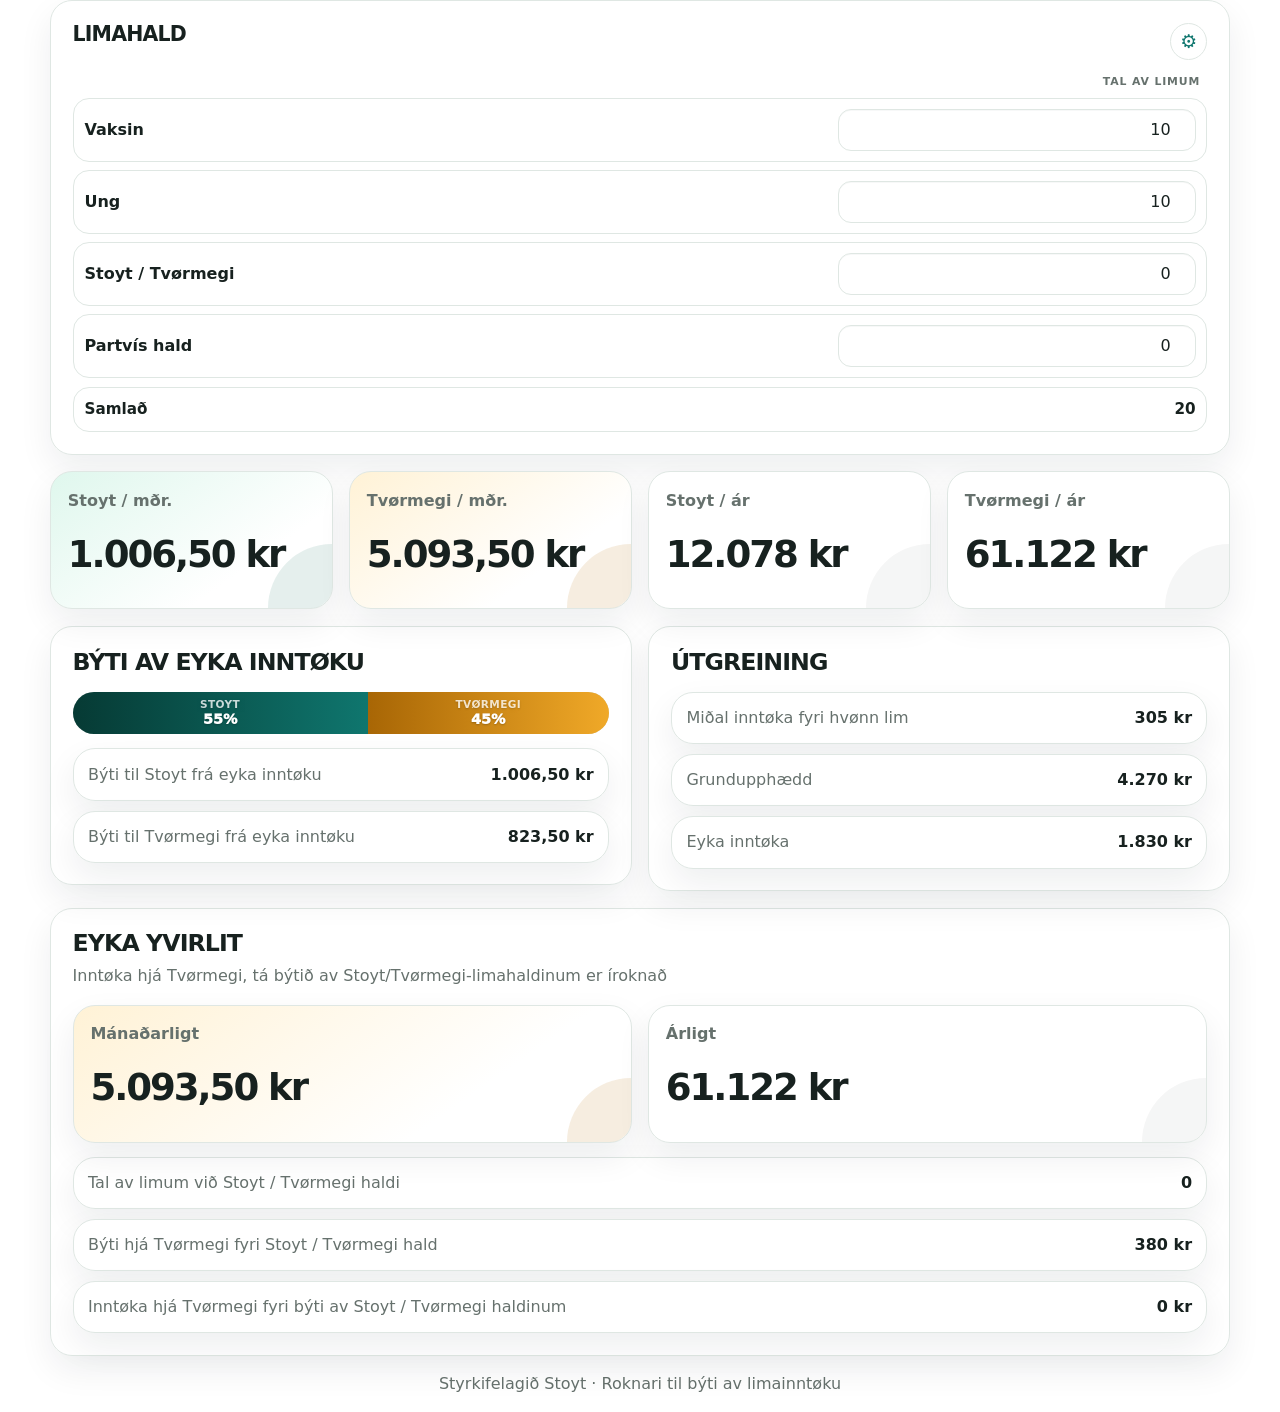
<file: inntoku-byti/index.html>
<!DOCTYPE html>
<html lang="fo">
  <head>
    <meta charset="UTF-8" />
    <meta name="viewport" content="width=device-width, initial-scale=1.0" />
    <meta
      name="description"
      content="Roknari til býti av limainntøku millum Styrkifelagið Stoyt og Tvørmegi."
    />
    <title>Inntøku býti – Stoyt Portal</title>
    <link rel="stylesheet" href="styles.css" />
  </head>
  <body>
    <section
      class="password-screen"
      id="passwordScreen"
      aria-labelledby="passwordTitle"
    >
      <div class="password-card">
        <p class="eyebrow">Styrkifelagið Stoyt</p>
        <h1 id="passwordTitle">Býti av limainntøku</h1>
        <p class="password-card__text">
          Skriva loyniorðið fyri at lata roknaran upp.
        </p>
        <form class="password-form" id="passwordForm">
          <label for="sitePassword">Loyniorð</label>
          <input
            id="sitePassword"
            type="password"
            autocomplete="current-password"
            placeholder="Skriva loyniorð"
            required
          />
          <button class="button button--primary" type="submit">Lat upp</button>
          <p class="password-error" id="passwordError" role="alert" hidden>
            Skeivt loyniorð. Royn aftur.
          </p>
        </form>
      </div>
    </section>
    <header class="site-header">
      <section class="hero" id="top">
        <div class="hero__content">
          <p class="eyebrow eyebrow--light">Styrkifelagið Stoyt</p>
          <h1>Býti av limainntøku</h1>
          <p class="hero__lead">
            Ein roknari sum vísir, hvussu limainntøkan verður býtt millum Stoyt
            og Tvørmegi, eftir teimum treytum sum er avtalað.
          </p>
        </div>

        <aside class="hero-card" aria-label="Samandráttur">
          <span class="hero-card__label">Samlað limainntøka</span>
          <strong id="heroTotalIncome">0,00 kr</strong>
          <small id="heroTotalMembers">0 limir</small>
        </aside>
      </section>
    </header>

    <main class="page">
      <section
        class="notice"
        id="linkNotice"
        role="status"
        aria-live="polite"
        hidden
      ></section>

      <section class="layout layout--input layout--single">
        <article class="panel panel--table">
          <div class="panel__header panel__header--row">
            <div>
              <h3 class="eyebrow">Limahald</h3>
            </div>
            <button
              class="settings-button"
              id="openTermsButton"
              type="button"
              aria-label="Lat treytir upp"
              aria-haspopup="dialog"
              aria-controls="termsModal"
            >
              <span aria-hidden="true">⚙︎</span>
            </button>
          </div>

          <div class="table-wrap">
            <table class="data-table membership-table">
              <thead>
                <tr>
                  <th scope="col"></th>
                  <th scope="col">Tal av limum</th>
                  <th scope="col" class="calculation-only">Samlað / mðr.</th>
                </tr>
              </thead>
              <tbody id="membershipRows"></tbody>
              <tfoot>
                <tr>
                  <th scope="row">Samlað</th>
                  <th id="totalMembersCell">0</th>
                  <th id="totalIncomeCell" class="calculation-only">0,00 kr</th>
                </tr>
              </tfoot>
            </table>
          </div>
        </article>
      </section>

      <section
        class="terms-modal"
        id="termsModal"
        role="dialog"
        aria-modal="true"
        aria-labelledby="termsModalTitle"
        hidden
      >
        <div class="terms-modal__backdrop" data-close-terms></div>
        <div class="terms-modal__panel">
          <div class="terms-modal__header">
            <div>
              <h3 class="eyebrow" id="termsModalTitle">Innstillingar</h3>
            </div>
            <button
              class="modal-close"
              type="button"
              id="closeTermsButton"
              aria-label="Lat aftur"
            >
              ×
            </button>
          </div>

          <div class="settings-tabs" role="tablist" aria-label="Innstillingar">
            <button
              class="settings-tab is-active"
              type="button"
              role="tab"
              aria-selected="true"
              data-settings-tab="terms"
            >
              Treytir
            </button>
            <button
              class="settings-tab"
              type="button"
              role="tab"
              aria-selected="false"
              data-settings-tab="memberships"
            >
              Limahald
            </button>
          </div>

          <div class="settings-panel" data-settings-panel="terms">
            <div class="form-grid" id="termsInputs"></div>
          </div>

          <div class="settings-panel" data-settings-panel="memberships" hidden>
            <div class="form-grid" id="membershipSettings"></div>
          </div>

          <div class="terms-modal__actions">
            <button
              class="button button--secondary"
              type="button"
              id="cancelTermsButton"
            >
              Avlýs
            </button>
            <button
              class="button button--primary"
              type="button"
              id="saveTermsButton"
            >
              Goym
            </button>
          </div>
        </div>
      </section>

      <section class="summary-grid" aria-label="Høvuðsúrslit">
        <article class="kpi kpi--stoyt">
          <span>Stoyt / mðr.</span>
          <strong id="stoytMonthly">0,00 kr</strong>
          <small id="stoytPercent">0%</small>
          <small></small>
        </article>
        <article class="kpi kpi--tvoormegi">
          <span>Tvørmegi / mðr.</span>
          <strong id="tvoormegiMonthly">0,00 kr</strong>
          <small id="tvoormegiPercent">100%</small>
          <small></small>
        </article>
        <article class="kpi">
          <span>Stoyt / ár</span>
          <strong id="stoytYearly">0,00 kr</strong>
          <small></small>
        </article>
        <article class="kpi">
          <span>Tvørmegi / ár</span>
          <strong id="tvoormegiYearly">0,00 kr</strong>
          <small></small>
        </article>
      </section>

      <section class="layout">
        <article class="panel">
          <div class="panel__header">
            <div>
              <h3 class="eyebrow">Býti av eyka inntøku</h3>
            </div>
          </div>

          <div class="split-card">
            <div class="split-bar" aria-label="Prosentbýti av eyka inntøku">
              <div class="split-bar__part split-bar__part--stoyt" id="stoytBar">
                <span class="split-bar__label">Stoyt</span>
                <span class="split-bar__percent" id="stoytBarPercent">0%</span>
              </div>
              <div
                class="split-bar__part split-bar__part--tvoormegi"
                id="tvoormegiBar"
              >
                <span class="split-bar__label">Tvørmegi</span>
                <span class="split-bar__percent" id="tvoormegiBarPercent"
                  >100%</span
                >
              </div>
            </div>
          </div>

          <dl class="result-list" id="monthlyResults"></dl>
        </article>

        <article class="panel">
          <div class="panel__header">
            <div>
              <h3 class="eyebrow">Útgreining</h3>
            </div>
          </div>
          <dl class="result-list" id="calculationResults"></dl>
        </article>
      </section>

      <section class="panel panel--wide kombi-panel" id="kombiIncomePanel">
        <div class="panel__header panel__header--wrap">
          <div>
            <h3 class="eyebrow">Eyka yvirlit</h3>
            <p class="panel__description">
              Inntøka hjá Tvørmegi, tá býtið av Stoyt/Tvørmegi-limahaldinum er
              íroknað
            </p>
          </div>
        </div>

        <div id="kombiDetails">
          <div
            class="summary-grid summary-grid--compact"
            aria-label="Tvørmegi Kombi samandráttur"
          >
            <article class="kpi kpi--tvoormegi">
              <span>Mánaðarligt</span>
              <strong id="tvoormegiIncludingKombiMonthly">0,00 kr</strong>
              <small></small>
            </article>
            <article class="kpi">
              <span>Árligt</span>
              <strong id="tvoormegiIncludingKombiYearly">0,00 kr</strong>
              <small></small>
            </article>
          </div>
          <dl class="result-list result-list--compact" id="kombiResults"></dl>
        </div>
      </section>

      <section
        class="utility-hidden"
        aria-hidden="true"
        data-purpose="Keeps required JavaScript elements available without showing the removed comparison table."
      >
        <input
          id="projectionMax"
          type="number"
          min="1"
          max="200"
          step="1"
          value="40"
          tabindex="-1"
        />
        <table>
          <tbody id="projectionRows"></tbody>
        </table>
      </section>
    </main>

    <footer class="footer">
      <p>Styrkifelagið Stoyt · Roknari til býti av limainntøku</p>
    </footer>

    <script src="script.js"></script>
  </body>
</html>
</file>
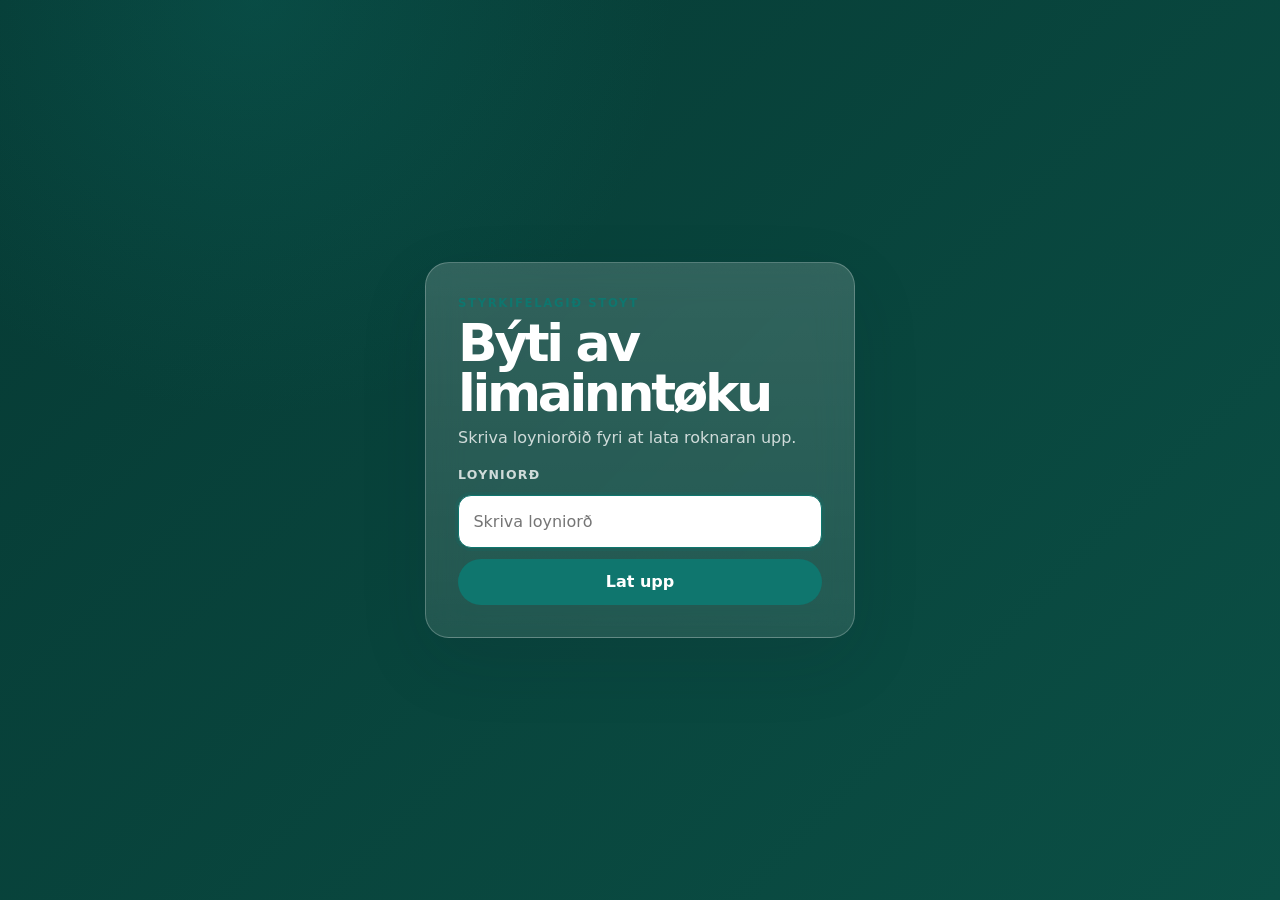
<file: stoyt-portal-v5.3.0/inntoku-byti/index.html>
<!DOCTYPE html>
<html lang="fo">
  <head>
    <meta charset="UTF-8" />
    <meta name="viewport" content="width=device-width, initial-scale=1.0" />
    <meta
      name="description"
      content="Roknari til býti av limainntøku millum Styrkifelagið Stoyt og Tvørmegi."
    />
    <title>Inntøku býti – Stoyt Portal</title>
    <link rel="stylesheet" href="styles.css" />
  </head>
  <body class="auth-locked">
    <section
      class="password-screen"
      id="passwordScreen"
      aria-labelledby="passwordTitle"
    >
      <div class="password-card">
        <p class="eyebrow">Styrkifelagið Stoyt</p>
        <h1 id="passwordTitle">Býti av limainntøku</h1>
        <p class="password-card__text">
          Skriva loyniorðið fyri at lata roknaran upp.
        </p>
        <form class="password-form" id="passwordForm">
          <label for="sitePassword">Loyniorð</label>
          <input
            id="sitePassword"
            type="password"
            autocomplete="current-password"
            placeholder="Skriva loyniorð"
            required
          />
          <button class="button button--primary" type="submit">Lat upp</button>
          <p class="password-error" id="passwordError" role="alert" hidden>
            Skeivt loyniorð. Royn aftur.
          </p>
        </form>
      </div>
    </section>
    <header class="site-header">
      <section class="hero" id="top">
        <div class="hero__content">
          <p class="eyebrow eyebrow--light">Styrkifelagið Stoyt</p>
          <h1>Býti av limainntøku</h1>
          <p class="hero__lead">
            Ein roknari sum vísir, hvussu limainntøkan verður býtt millum Stoyt
            og Tvørmegi, eftir teimum treytum sum er avtalað.
          </p>
        </div>

        <aside class="hero-card" aria-label="Samandráttur">
          <span class="hero-card__label">Samlað limainntøka</span>
          <strong id="heroTotalIncome">0,00 kr</strong>
          <small id="heroTotalMembers">0 limir</small>
        </aside>
      </section>
    </header>

    <main class="page">
      <section
        class="notice"
        id="linkNotice"
        role="status"
        aria-live="polite"
        hidden
      ></section>

      <section class="layout layout--input layout--single">
        <article class="panel panel--table">
          <div class="panel__header panel__header--row">
            <div>
              <h3 class="eyebrow">Limahald</h3>
            </div>
            <button
              class="settings-button"
              id="openTermsButton"
              type="button"
              aria-label="Lat treytir upp"
              aria-haspopup="dialog"
              aria-controls="termsModal"
            >
              <span aria-hidden="true">⚙︎</span>
            </button>
          </div>

          <div class="table-wrap">
            <table class="data-table membership-table">
              <thead>
                <tr>
                  <th scope="col"></th>
                  <th scope="col">Tal av limum</th>
                  <th scope="col" class="calculation-only">Samlað / mðr.</th>
                </tr>
              </thead>
              <tbody id="membershipRows"></tbody>
              <tfoot>
                <tr>
                  <th scope="row">Samlað</th>
                  <th id="totalMembersCell">0</th>
                  <th id="totalIncomeCell" class="calculation-only">0,00 kr</th>
                </tr>
              </tfoot>
            </table>
          </div>
        </article>
      </section>

      <section
        class="terms-modal"
        id="termsModal"
        role="dialog"
        aria-modal="true"
        aria-labelledby="termsModalTitle"
        hidden
      >
        <div class="terms-modal__backdrop" data-close-terms></div>
        <div class="terms-modal__panel">
          <div class="terms-modal__header">
            <div>
              <h3 class="eyebrow" id="termsModalTitle">Innstillingar</h3>
            </div>
            <button
              class="modal-close"
              type="button"
              id="closeTermsButton"
              aria-label="Lat aftur"
            >
              ×
            </button>
          </div>

          <div class="settings-tabs" role="tablist" aria-label="Innstillingar">
            <button
              class="settings-tab is-active"
              type="button"
              role="tab"
              aria-selected="true"
              data-settings-tab="terms"
            >
              Treytir
            </button>
            <button
              class="settings-tab"
              type="button"
              role="tab"
              aria-selected="false"
              data-settings-tab="memberships"
            >
              Limahald
            </button>
          </div>

          <div class="settings-panel" data-settings-panel="terms">
            <div class="form-grid" id="termsInputs"></div>
          </div>

          <div class="settings-panel" data-settings-panel="memberships" hidden>
            <div class="form-grid" id="membershipSettings"></div>
          </div>

          <div class="terms-modal__actions">
            <button
              class="button button--secondary"
              type="button"
              id="cancelTermsButton"
            >
              Avlýs
            </button>
            <button
              class="button button--primary"
              type="button"
              id="saveTermsButton"
            >
              Goym
            </button>
          </div>
        </div>
      </section>

      <section class="summary-grid" aria-label="Høvuðsúrslit">
        <article class="kpi kpi--stoyt">
          <span>Stoyt / mðr.</span>
          <strong id="stoytMonthly">0,00 kr</strong>
          <small id="stoytPercent">0%</small>
          <small></small>
        </article>
        <article class="kpi kpi--tvoormegi">
          <span>Tvørmegi / mðr.</span>
          <strong id="tvoormegiMonthly">0,00 kr</strong>
          <small id="tvoormegiPercent">100%</small>
          <small></small>
        </article>
        <article class="kpi">
          <span>Stoyt / ár</span>
          <strong id="stoytYearly">0,00 kr</strong>
          <small></small>
        </article>
        <article class="kpi">
          <span>Tvørmegi / ár</span>
          <strong id="tvoormegiYearly">0,00 kr</strong>
          <small></small>
        </article>
      </section>

      <section class="layout">
        <article class="panel">
          <div class="panel__header">
            <div>
              <h3 class="eyebrow">Býti av eyka inntøku</h3>
            </div>
          </div>

          <div class="split-card">
            <div class="split-bar" aria-label="Prosentbýti av eyka inntøku">
              <div class="split-bar__part split-bar__part--stoyt" id="stoytBar">
                <span class="split-bar__label">Stoyt</span>
                <span class="split-bar__percent" id="stoytBarPercent">0%</span>
              </div>
              <div
                class="split-bar__part split-bar__part--tvoormegi"
                id="tvoormegiBar"
              >
                <span class="split-bar__label">Tvørmegi</span>
                <span class="split-bar__percent" id="tvoormegiBarPercent"
                  >100%</span
                >
              </div>
            </div>
          </div>

          <dl class="result-list" id="monthlyResults"></dl>
        </article>

        <article class="panel">
          <div class="panel__header">
            <div>
              <h3 class="eyebrow">Útgreining</h3>
            </div>
          </div>
          <dl class="result-list" id="calculationResults"></dl>
        </article>
      </section>

      <section class="panel panel--wide kombi-panel" id="kombiIncomePanel">
        <div class="panel__header panel__header--wrap">
          <div>
            <h3 class="eyebrow">Eyka yvirlit</h3>
            <p class="panel__description">
              Inntøka hjá Tvørmegi, tá býtið av Stoyt/Tvørmegi-limahaldinum er
              íroknað
            </p>
          </div>
        </div>

        <div id="kombiDetails">
          <div
            class="summary-grid summary-grid--compact"
            aria-label="Tvørmegi Kombi samandráttur"
          >
            <article class="kpi kpi--tvoormegi">
              <span>Mánaðarligt</span>
              <strong id="tvoormegiIncludingKombiMonthly">0,00 kr</strong>
              <small></small>
            </article>
            <article class="kpi">
              <span>Árligt</span>
              <strong id="tvoormegiIncludingKombiYearly">0,00 kr</strong>
              <small></small>
            </article>
          </div>
          <dl class="result-list result-list--compact" id="kombiResults"></dl>
        </div>
      </section>

      <section
        class="utility-hidden"
        aria-hidden="true"
        data-purpose="Keeps required JavaScript elements available without showing the removed comparison table."
      >
        <input
          id="projectionMax"
          type="number"
          min="1"
          max="200"
          step="1"
          value="40"
          tabindex="-1"
        />
        <table>
          <tbody id="projectionRows"></tbody>
        </table>
      </section>
    </main>

    <footer class="footer">
      <p>Styrkifelagið Stoyt · Roknari til býti av limainntøku</p>
    </footer>

    <script src="script.js"></script>
  </body>
</html>
</file>
<file: inntoku-byti/styles.css>
:root {
  --bg: #f6f3ee;
  --bg-2: #ece5dc;
  --surface: #ffffff;
  --surface-soft: #faf7f2;
  --surface-tint: #f1ebe2;
  --text: #17211f;
  --muted: #66716d;
  --muted-2: #8a938f;
  --border: #e5ded3;
  --border-strong: #d2c6b7;
  --stoyt: #126b61;
  --stoyt-dark: #0b3d38;
  --stoyt-soft: #e2f3ef;
  --tvoormegi: #b77716;
  --tvoormegi-dark: #7b4c0a;
  --tvoormegi-soft: #fff0cf;
  --focus: rgba(18, 107, 97, 0.2);
  --shadow-sm: 0 10px 30px rgba(23, 33, 31, 0.07);
  --shadow-md: 0 22px 70px rgba(23, 33, 31, 0.11);
  --radius-xl: 32px;
  --radius-lg: 24px;
  --radius-md: 16px;
  --radius-sm: 11px;
}

* {
  box-sizing: border-box;
}
html {
  scroll-behavior: smooth;
}
body {
  margin: 0;
  font-family: Inter, ui-sans-serif, system-ui, -apple-system,
    BlinkMacSystemFont, "Segoe UI", sans-serif;
  background: radial-gradient(
      circle at 8% 4%,
      rgba(255, 217, 149, 0.42),
      transparent 31rem
    ),
    radial-gradient(
      circle at 92% 8%,
      rgba(18, 107, 97, 0.15),
      transparent 30rem
    ),
    linear-gradient(180deg, var(--bg), var(--bg-2));
  color: var(--text);
  line-height: 1.5;
}

button,
input {
  font: inherit;
}
button {
  -webkit-tap-highlight-color: transparent;
}
a {
  color: inherit;
  text-decoration: none;
}

.site-header {
  position: relative;
  overflow: hidden;
  color: #fff;
  background: linear-gradient(
      135deg,
      rgba(9, 42, 38, 0.98),
      rgba(16, 92, 84, 0.94) 58%,
      rgba(126, 75, 8, 0.88)
    ),
    radial-gradient(
      circle at 86% 22%,
      rgba(255, 206, 111, 0.7),
      transparent 24rem
    );
}
.site-header::after {
  content: "";
  position: absolute;
  inset: auto -10% -34% auto;
  width: 48rem;
  height: 48rem;
  border-radius: 50%;
  background: radial-gradient(
    circle,
    rgba(255, 255, 255, 0.12),
    transparent 62%
  );
  pointer-events: none;
}

.topbar {
  position: relative;
  z-index: 1;
  display: flex;
  justify-content: space-between;
  align-items: center;
  gap: 1rem;
  width: min(1180px, calc(100% - 2rem));
  margin: 0 auto;
  padding: 1.15rem 0;
}
.brand {
  display: inline-flex;
  align-items: center;
  gap: 0.75rem;
}
.brand__mark {
  display: grid;
  place-items: center;
  width: 2.45rem;
  height: 2.45rem;
  border: 1px solid rgba(255, 255, 255, 0.28);
  border-radius: 14px;
  background: rgba(255, 255, 255, 0.13);
  box-shadow: inset 0 1px 0 rgba(255, 255, 255, 0.18);
  font-weight: 900;
}
.brand strong {
  display: block;
  letter-spacing: -0.03em;
  line-height: 1.1;
}
.brand small {
  display: block;
  color: rgba(255, 255, 255, 0.68);
  font-size: 0.78rem;
  margin-top: 0.08rem;
}
.topbar__actions {
  display: flex;
  gap: 0.65rem;
  flex-wrap: wrap;
  justify-content: flex-end;
}

.hero {
  position: relative;
  z-index: 1;
  width: min(1180px, calc(100% - 2rem));
  margin: 0 auto;
  display: grid;
  grid-template-columns: minmax(0, 1fr) 360px;
  gap: clamp(1.5rem, 5vw, 4.5rem);
  align-items: end;
  padding: clamp(3rem, 8vw, 6.2rem) 0 clamp(4rem, 8vw, 6.5rem);
}
.hero__content {
  max-width: 820px;
}
.hero h1 {
  margin: 0.25rem 0 1.1rem;
  max-width: 780px;
  font-size: clamp(2.6rem, 8vw, 6.65rem);
  line-height: 0.9;
  letter-spacing: -0.075em;
}
.hero__lead {
  max-width: 740px;
  margin: 0;
  color: rgba(255, 255, 255, 0.82);
  font-size: clamp(1.03rem, 2vw, 1.25rem);
}
.hero__meta {
  display: flex;
  flex-wrap: wrap;
  gap: 0.55rem;
  margin-top: 1.45rem;
}
.hero__meta span {
  border: 1px solid rgba(255, 255, 255, 0.22);
  border-radius: 999px;
  padding: 0.46rem 0.72rem;
  background: rgba(255, 255, 255, 0.1);
  color: rgba(255, 255, 255, 0.78);
  font-size: 0.88rem;
  font-weight: 700;
}

.eyebrow {
  margin: 0 0 0.4rem;
  color: var(--stoyt);
  font-size: 0.73rem;
  font-weight: 850;
  letter-spacing: 0.14em;
  text-transform: uppercase;
}
.eyebrow--light {
  color: #ffdf9d;
}

.hero-card {
  border: 1px solid rgba(255, 255, 255, 0.24);
  border-radius: var(--radius-xl);
  padding: 1.35rem;
  background: linear-gradient(
    180deg,
    rgba(255, 255, 255, 0.16),
    rgba(255, 255, 255, 0.09)
  );
  backdrop-filter: blur(16px);
  box-shadow: 0 24px 80px rgba(0, 0, 0, 0.2);
}
.hero-card__label,
.hero-card small {
  display: block;
  color: rgba(255, 255, 255, 0.72);
}
.hero-card strong {
  display: block;
  margin: 0.4rem 0 0.1rem;
  font-size: clamp(2.05rem, 5vw, 3.25rem);
  line-height: 1;
  letter-spacing: -0.06em;
}

.page {
  width: min(1180px, calc(100% - 2rem));
  margin: -2.3rem auto 2rem;
  position: relative;
  z-index: 2;
}
.section-heading {
  margin: 1.55rem 0 0.85rem;
  display: grid;
  gap: 0.12rem;
}
.section-heading:first-of-type {
  margin-top: 0;
}
.section-heading h2 {
  margin: 0;
  font-size: clamp(1.55rem, 3vw, 2.15rem);
  line-height: 1.1;
  letter-spacing: -0.055em;
}
.section-heading p:last-child {
  margin: 0;
  color: var(--muted);
  max-width: 720px;
}
.section-heading--results {
  margin-top: 1.7rem;
}

.layout {
  display: grid;
  grid-template-columns: repeat(2, minmax(0, 1fr));
  gap: 1.05rem;
  margin-top: 1.05rem;
}
.layout--input {
  margin-top: 0;
  align-items: start;
}
.summary-grid {
  display: grid;
  grid-template-columns: repeat(4, minmax(0, 1fr));
  gap: 1rem;
  margin-top: 1rem;
}

.panel,
.kpi,
.notice {
  border: 1px solid rgba(229, 222, 211, 0.94);
  border-radius: var(--radius-lg);
  background: rgba(255, 255, 255, 0.94);
  box-shadow: var(--shadow-sm);
}
.panel {
  padding: clamp(1rem, 2vw, 1.35rem);
}
.panel--wide {
  margin-top: 1.05rem;
}
.panel--table,
.panel--terms {
  min-height: 100%;
}
.panel__header {
  display: flex;
  justify-content: space-between;
  gap: 1rem;
  align-items: flex-start;
  margin-bottom: 1rem;
}
.panel__header--wrap {
  flex-wrap: wrap;
}
.panel h3 {
  margin: 0;
  font-size: clamp(1.18rem, 2.2vw, 1.48rem);
  line-height: 1.15;
  letter-spacing: -0.04em;
}
.panel__description {
  margin: 0.38rem 0 0;
  color: var(--muted);
  max-width: 680px;
}

.notice {
  margin-bottom: 1rem;
  padding: 0.9rem 1rem;
  background: #fff8e7;
  color: #67490d;
  box-shadow: none;
}

.button {
  border: 0;
  border-radius: 999px;
  padding: 0.68rem 0.95rem;
  cursor: pointer;
  font-weight: 800;
  transition: transform 0.16s ease, border-color 0.16s ease,
    background 0.16s ease, box-shadow 0.16s ease;
  white-space: nowrap;
}
.button:hover {
  transform: translateY(-1px);
}
.button:focus-visible {
  outline: 3px solid rgba(255, 255, 255, 0.26);
  outline-offset: 2px;
}
.button--light {
  border: 1px solid rgba(255, 255, 255, 0.24);
  background: rgba(255, 255, 255, 0.12);
  color: #fff;
}
.button--light:hover {
  background: rgba(255, 255, 255, 0.18);
}
.button--secondary {
  border: 1px solid var(--border);
  background: var(--surface-soft);
  color: var(--text);
}
.button--secondary:hover {
  border-color: var(--border-strong);
  box-shadow: 0 8px 20px rgba(23, 33, 31, 0.06);
}

.table-wrap {
  width: 100%;
  overflow-x: auto;
  border: 1px solid var(--border);
  border-radius: var(--radius-md);
  background: var(--surface);
}
.data-table {
  width: 100%;
  min-width: 680px;
  border-collapse: separate;
  border-spacing: 0;
}
.data-table th,
.data-table td {
  padding: 0.83rem 0.9rem;
  border-bottom: 1px solid var(--border);
  text-align: right;
  vertical-align: middle;
  white-space: nowrap;
}
.data-table th:first-child,
.data-table td:first-child {
  text-align: left;
}
.data-table thead th {
  position: sticky;
  top: 0;
  background: #143b36;
  color: #fff;
  font-size: 0.72rem;
  letter-spacing: 0.09em;
  text-transform: uppercase;
  z-index: 1;
}
.data-table thead th:first-child {
  border-top-left-radius: calc(var(--radius-md) - 1px);
}
.data-table thead th:last-child {
  border-top-right-radius: calc(var(--radius-md) - 1px);
}
.data-table tbody tr {
  transition: background 0.15s ease;
}
.data-table tbody tr:hover {
  background: #fbfaf7;
}
.data-table tfoot th {
  background: #f4efe7;
  font-size: 1rem;
  font-weight: 900;
}
.data-table tr:last-child td {
  border-bottom: 0;
}
.data-table input {
  text-align: right;
}
.data-table strong {
  font-weight: 850;
}

input[type="number"] {
  width: 100%;
  min-width: 86px;
  border: 1px solid var(--border);
  border-radius: var(--radius-sm);
  padding: 0.62rem 0.7rem;
  background: #fff;
  color: var(--text);
  box-shadow: inset 0 1px 0 rgba(23, 33, 31, 0.03);
}
input[type="number"]:focus {
  outline: 3px solid var(--focus);
  border-color: var(--stoyt);
}

.form-grid {
  display: grid;
  gap: 0.75rem;
}
.field {
  display: grid;
  grid-template-columns: minmax(0, 1fr) 145px;
  gap: 0.8rem;
  align-items: center;
  padding: 0.82rem;
  border: 1px solid var(--border);
  border-radius: var(--radius-md);
  background: linear-gradient(180deg, var(--surface-soft), #fff);
}
.field label {
  font-weight: 800;
  letter-spacing: -0.01em;
}
.field small {
  display: block;
  margin-top: 0.22rem;
  color: var(--muted);
  font-weight: 450;
  line-height: 1.35;
}
.input-with-suffix {
  position: relative;
  display: flex;
  align-items: center;
}
.input-with-suffix input {
  padding-right: 3rem;
}
.input-with-suffix span {
  position: absolute;
  right: 0.75rem;
  color: var(--muted-2);
  pointer-events: none;
  font-size: 0.9rem;
  font-weight: 700;
}

.kpi {
  position: relative;
  overflow: hidden;
  padding: 1.05rem;
  min-height: 138px;
  display: flex;
  flex-direction: column;
  justify-content: space-between;
}
.kpi::after {
  content: "";
  position: absolute;
  width: 8rem;
  height: 8rem;
  right: -4rem;
  bottom: -4rem;
  border-radius: 50%;
  background: rgba(23, 33, 31, 0.04);
}
.kpi span,
.kpi small {
  color: var(--muted);
  position: relative;
  z-index: 1;
}
.kpi span {
  font-weight: 760;
}
.kpi strong {
  position: relative;
  z-index: 1;
  margin: 0.42rem 0 0.15rem;
  font-size: clamp(1.42rem, 3.3vw, 2.32rem);
  line-height: 1;
  letter-spacing: -0.055em;
}
.kpi--stoyt {
  background: linear-gradient(145deg, var(--stoyt-soft), #fff 68%);
}
.kpi--stoyt::after {
  background: rgba(18, 107, 97, 0.11);
}
.kpi--tvoormegi {
  background: linear-gradient(145deg, var(--tvoormegi-soft), #fff 68%);
}
.kpi--tvoormegi::after {
  background: rgba(183, 119, 22, 0.13);
}

.split-card {
  margin-bottom: 1rem;
}
.split-card__labels {
  display: flex;
  justify-content: space-between;
  margin-bottom: 0.45rem;
  color: #eee7dc;
  font-weight: 800;
  font-size: 0.88rem;
}
.split-bar {
  display: flex;
  overflow: hidden;
  max-height: 26px;
  border: 0px solid rgba(23, 33, 31, 0.06);
  border-radius: 999px;
  background: var(--muted);
  box-shadow: inset 0 1px 3px rgba(23, 33, 31, 0.08);
}
.split-bar__part {
  display: grid;
  place-items: center;
  transition: width 0.2s ease;
  min-width: 0;
}
.split-bar__percent {
  color: #fff;
  font-weight: 700;
  font-size: 0.88rem;
  line-height: 1;
  white-space: nowrap;
  text-shadow: 0 1px 2px rgba(0, 0, 0, 0.22);
}
.split-bar__part--stoyt {
  background: linear-gradient(90deg, var(--stoyt-dark), var(--stoyt));
}
.split-bar__part--tvoormegi {
  background: linear-gradient(90deg, var(--tvoormegi), #d89127);
}
.hint {
  margin: 0.6rem 0 0;
  color: var(--muted);
  font-size: 0.92rem;
}

.result-list {
  display: grid;
  gap: 0.62rem;
  margin: 0;
}
.result-list div {
  display: flex;
  justify-content: space-between;
  gap: 1rem;
  padding: 0.82rem 0.9rem;
  border: 1px solid rgba(229, 222, 211, 0.78);
  border-radius: 15px;
  background: var(--surface-soft);
}
.result-list--compact {
  margin-top: 0.9rem;
}
.result-list dt {
  color: var(--muted);
}
.result-list dd {
  margin: 0;
  font-weight: 900;
  text-align: right;
  color: var(--text);
}

.controls-row {
  display: flex;
  align-items: center;
  gap: 0.55rem;
  color: var(--muted);
  border: 1px solid var(--border);
  border-radius: 999px;
  padding: 0.38rem 0.42rem 0.38rem 0.8rem;
  background: var(--surface-soft);
}
.controls-row label,
.controls-row span {
  font-weight: 760;
}
.controls-row input {
  max-width: 95px;
}

.toggle-line {
  display: inline-flex;
  align-items: center;
  gap: 0.55rem;
  padding: 0.75rem 0.92rem;
  border: 1px solid var(--border);
  border-radius: 999px;
  background: var(--surface-soft);
  font-weight: 800;
  color: var(--text);
  cursor: pointer;
}
.toggle-line input {
  width: 1.05rem;
  height: 1.05rem;
  accent-color: var(--tvoormegi);
}
.summary-grid--compact {
  grid-template-columns: repeat(2, minmax(0, 1fr));
  margin-top: 0;
}
.kombi-panel {
  border-color: rgba(183, 119, 22, 0.24);
}
.kombi-panel[hidden] {
  display: none;
}

.formula-panel {
  background: rgba(255, 255, 255, 0.86);
}
.formula-grid {
  display: grid;
  grid-template-columns: repeat(2, minmax(0, 1fr));
  gap: 0.8rem;
}
.formula-grid p {
  margin: 0;
  padding: 0.95rem;
  border: 1px solid rgba(229, 222, 211, 0.78);
  border-radius: var(--radius-md);
  background: var(--surface-soft);
  color: var(--muted);
}
.formula-grid strong {
  color: var(--text);
}
.formula-grid p:last-child {
  grid-column: 1 / -1;
}

.footer {
  width: min(1180px, calc(100% - 2rem));
  margin: 1rem auto 2.5rem;
  color: var(--muted);
  text-align: center;
}

@media (max-width: 1040px) {
  .hero {
    grid-template-columns: 1fr;
  }
  .hero-card {
    max-width: 480px;
  }
  .layout {
    grid-template-columns: 1fr;
  }
  .summary-grid {
    grid-template-columns: repeat(2, minmax(0, 1fr));
  }
  .formula-grid {
    grid-template-columns: 1fr;
  }
  .formula-grid p:last-child {
    grid-column: auto;
  }
}

@media (max-width: 700px) {
  .topbar {
    align-items: flex-start;
    flex-direction: column;
  }
  .topbar__actions {
    width: 100%;
    justify-content: flex-start;
  }
  .button {
    padding: 0.62rem 0.82rem;
  }
  .hero {
    width: min(100% - 1rem, 1180px);
    padding-top: 2.6rem;
    padding-bottom: 3.6rem;
  }
  .hero__meta {
    gap: 0.45rem;
  }
  .hero__meta span {
    font-size: 0.82rem;
  }
  .page {
    width: min(100% - 0.75rem, 1180px);
    margin-top: -1.65rem;
  }
  .panel,
  .kpi,
  .notice {
    border-radius: 20px;
  }
  .panel__header {
    flex-direction: column;
  }
  .summary-grid,
  .summary-grid--compact {
    grid-template-columns: 1fr;
  }
  .field {
    grid-template-columns: 1fr;
  }
  .controls-row {
    width: 100%;
    flex-wrap: wrap;
    border-radius: 16px;
  }
  .toggle-line {
    width: 100%;
    justify-content: center;
    border-radius: 16px;
  }
  .data-table th,
  .data-table td {
    padding: 0.7rem;
  }
  .brand small {
    display: none;
  }
}

@media print {
  body {
    background: #fff;
  }
  .topbar__actions,
  .button,
  .notice {
    display: none !important;
  }
  .site-header {
    color: #000;
    background: #fff;
  }
  .site-header::after {
    display: none;
  }
  .topbar,
  .hero,
  .page,
  .footer {
    width: 100%;
    margin: 0;
  }
  .topbar {
    padding: 0 0 1rem;
  }
  .hero {
    padding: 0 0 1rem;
  }
  .brand small,
  .hero__lead,
  .hero__meta span,
  .hero-card__label,
  .hero-card small {
    color: #333;
  }
  .hero-card,
  .panel,
  .kpi {
    box-shadow: none;
    background: #fff;
    break-inside: avoid;
  }
  .section-heading {
    break-after: avoid;
  }
}

/* v5 layout refinements: smaller header, no visible comparison table, cleaner input table */
.utility-hidden {
  position: absolute !important;
  width: 1px !important;
  height: 1px !important;
  overflow: hidden !important;
  clip: rect(0 0 0 0) !important;
  clip-path: inset(50%) !important;
  white-space: nowrap !important;
}

.site-header {
  overflow: visible;
}
.site-header::after {
  width: 26rem;
  height: 26rem;
  bottom: -40%;
  opacity: 0.7;
}
.topbar {
  padding: 0.85rem 0;
}
.hero {
  grid-template-columns: minmax(0, 1fr) 280px;
  gap: clamp(1rem, 3vw, 2rem);
  align-items: center;
  padding: clamp(1.35rem, 3.2vw, 2.4rem) 0 clamp(1.75rem, 4vw, 2.8rem);
}
.hero h1 {
  max-width: 650px;
  margin: 0.12rem 0 0.55rem;
  font-size: clamp(2rem, 4.8vw, 4rem);
  line-height: 0.95;
  letter-spacing: -0.065em;
}
.hero__lead {
  max-width: 650px;
  font-size: clamp(0.95rem, 1.5vw, 1.08rem);
}
.hero-card {
  border-radius: 22px;
  padding: 1rem;
}
.hero-card strong {
  font-size: clamp(1.65rem, 3vw, 2.25rem);
}
.hero-card__label,
.hero-card small {
  font-size: 0.86rem;
}
.page {
  margin-top: -1.15rem;
}
.section-heading {
  margin: 1rem 0 0.7rem;
}
.section-heading h2 {
  font-size: clamp(1.35rem, 2.4vw, 1.85rem);
}
.layout--input {
  grid-template-columns: minmax(0, 1.08fr) minmax(0, 0.92fr);
}

.membership-table {
  min-width: 0;
  table-layout: fixed;
}
.membership-table th,
.membership-table td {
  white-space: normal;
}
.membership-table th:nth-child(1),
.membership-table td:nth-child(1) {
  width: 38%;
}
.membership-table th:nth-child(2),
.membership-table td:nth-child(2) {
  width: 31%;
}
.membership-table th:nth-child(3),
.membership-table td:nth-child(3) {
  width: 31%;
}
.membership-table th:nth-child(4),
.membership-table td:nth-child(4) {
  display: none;
}
.membership-table tfoot th[scope="row"] {
  text-align: left;
}
.membership-table input[type="number"] {
  min-width: 0;
  padding-inline: 0.55rem;
}
.panel--table .table-wrap {
  overflow-x: visible;
}

@media (max-width: 1040px) {
  .hero {
    grid-template-columns: 1fr;
    align-items: start;
  }
  .hero-card {
    max-width: 360px;
  }
  .layout--input {
    grid-template-columns: 1fr;
  }
}

@media (max-width: 700px) {
  .site-header {
    border-bottom-left-radius: 24px;
    border-bottom-right-radius: 24px;
  }
  .topbar {
    gap: 0.75rem;
    padding: 0.75rem 0 0.45rem;
  }
  .topbar__actions {
    display: grid;
    grid-template-columns: 1fr 1fr;
    gap: 0.45rem;
  }
  .topbar__actions .button {
    width: 100%;
    padding: 0.58rem 0.55rem;
    font-size: 0.86rem;
  }
  .brand__mark {
    width: 2.15rem;
    height: 2.15rem;
    border-radius: 12px;
  }
  .hero {
    width: min(100% - 1rem, 1180px);
    padding-top: 0.9rem;
    padding-bottom: 1.55rem;
  }
  .hero h1 {
    font-size: clamp(2rem, 10vw, 3rem);
  }
  .hero-card {
    width: 100%;
    max-width: none;
  }
  .page {
    margin-top: 0.85rem;
  }
  .section-heading:first-of-type {
    margin-top: 0;
  }
  .membership-table th,
  .membership-table td {
    padding: 0.62rem 0.5rem;
    font-size: 0.92rem;
  }
  .membership-table thead th {
    font-size: 0.64rem;
    letter-spacing: 0.055em;
  }
  .membership-table th:nth-child(1),
  .membership-table td:nth-child(1) {
    width: 34%;
  }
  .membership-table th:nth-child(2),
  .membership-table td:nth-child(2) {
    width: 33%;
  }
  .membership-table th:nth-child(3),
  .membership-table td:nth-child(3) {
    width: 33%;
  }
}

/* v6 compatibility checks and final refinements */
.site-header {
  overflow: hidden;
}

.membership-table #totalIncomeCell,
.membership-table .calculation-only {
  display: none !important;
}

.membership-table {
  width: 100%;
}

.membership-table td,
.membership-table th {
  overflow-wrap: anywhere;
}

.membership-table input[type="number"] {
  max-width: 100%;
}

#linkNotice[hidden],
#kombiDetails[hidden] {
  display: none !important;
}

@media (max-width: 420px) {
  .membership-table th,
  .membership-table td {
    padding: 0.55rem 0.4rem;
    font-size: 0.86rem;
  }

  .membership-table input[type="number"] {
    padding: 0.55rem 0.45rem;
  }

  .panel__header .button {
    width: 100%;
  }
}

/* v8 refinements: brand removed, tighter header, reset buttons removed */
.site-header {
  overflow: hidden;
}
.hero {
  padding-top: clamp(1.05rem, 2.5vw, 1.85rem);
  padding-bottom: clamp(1.35rem, 3vw, 2.25rem);
}
.hero h1 {
  margin-top: 0;
}
.panel__header:has(.panel__description) {
  margin-bottom: 0.85rem;
}
@media (max-width: 700px) {
  .hero {
    padding-top: 0.95rem;
    padding-bottom: 1.35rem;
  }
}

/* v9 refinements: removed section headings and made input panels more compact */
.page {
  margin-top: -0.25rem;
}
.layout--input {
  margin-top: 0;
}
.panel--table,
.panel--terms {
  padding: clamp(0.78rem, 1.35vw, 1rem);
}
.panel--table .panel__header,
.panel--terms .panel__header {
  margin-bottom: 0.58rem;
}
.panel--table h3,
.panel--terms h3 {
  font-size: clamp(1.08rem, 1.8vw, 1.28rem);
}
.panel--table .panel__description,
.panel--terms .panel__description {
  margin-top: 0.18rem;
  font-size: 0.9rem;
  line-height: 1.32;
}
.membership-table th,
.membership-table td {
  padding-top: 0.62rem;
  padding-bottom: 0.62rem;
}
.membership-table input[type="number"] {
  padding-top: 0.48rem;
  padding-bottom: 0.48rem;
}
.panel--terms .form-grid {
  gap: 0.52rem;
}
.panel--terms .field {
  padding: 0.58rem 0.66rem;
  gap: 0.58rem;
  border-radius: 13px;
}
.panel--terms .field small {
  margin-top: 0.12rem;
  font-size: 0.82rem;
  line-height: 1.24;
}
.panel--terms input[type="number"] {
  padding-top: 0.5rem;
  padding-bottom: 0.5rem;
}
.summary-grid {
  margin-top: 1.05rem;
}
@media (max-width: 700px) {
  .page {
    margin-top: 0.7rem;
  }
  .panel--table,
  .panel--terms {
    padding: 0.72rem;
  }
  .panel--table .panel__header,
  .panel--terms .panel__header {
    margin-bottom: 0.5rem;
  }
  .panel--table .panel__description,
  .panel--terms .panel__description {
    font-size: 0.86rem;
  }
  .panel--terms .field {
    padding: 0.55rem;
  }
}

/* v11 tiny spacing adjustment: move first panels slightly further below the header */
.page {
  margin-top: 0.35rem;
}

@media (max-width: 700px) {
  .page {
    margin-top: 1.1rem;
  }
}

/* v14 fix: remove unused vertical space in Limahald and Treytir panels */
.layout,
.layout--input {
  align-items: start;
}

.panel--table,
.panel--terms {
  min-height: 0 !important;
  height: auto !important;
}

@media (max-width: 1040px) {
  .panel--table,
  .panel--terms {
    min-height: 0 !important;
    height: auto !important;
  }
}

/* v15 mobile result cards: keep the four main KPI containers in two columns on iPhone width */
@media (max-width: 700px) {
  .summary-grid:not(.summary-grid--compact) {
    grid-template-columns: repeat(2, minmax(0, 1fr));
  }
}

/* v16 mobile Kombi result cards: keep the two Eyka yvirlit KPI containers side by side on iPhone width */
@media (max-width: 700px) {
  .summary-grid--compact {
    grid-template-columns: repeat(2, minmax(0, 1fr));
  }
}

/* v17 Treytir settings modal: hide agreement terms until the cog is opened */
.layout--single {
  grid-template-columns: minmax(0, 1fr);
}

.panel__header--row {
  flex-direction: row;
  align-items: flex-start;
}

.settings-button {
  flex: 0 0 auto;
  width: 2.35rem;
  height: 2.35rem;
  display: grid;
  place-items: center;
  border: 1px solid var(--border);
  border-radius: 999px;
  background: var(--surface-soft);
  color: var(--stoyt);
  cursor: pointer;
  font-size: 1.18rem;
  font-weight: 900;
  line-height: 1;
}
.settings-button:hover {
  border-color: var(--border-strong);
  box-shadow: 0 8px 20px rgba(23, 33, 31, 0.06);
}
.settings-button:focus-visible,
.modal-close:focus-visible,
.button--primary:focus-visible {
  outline: 3px solid var(--focus);
  outline-offset: 2px;
}

.terms-modal[hidden] {
  display: none !important;
}
.terms-modal {
  position: fixed;
  inset: 0;
  z-index: 50;
  display: grid;
  place-items: center;
  padding: 1rem;
}
.terms-modal__backdrop {
  position: absolute;
  inset: 0;
  background: rgba(13, 24, 22, 0.46);
  backdrop-filter: blur(5px);
}
.terms-modal__panel {
  position: relative;
  z-index: 1;
  width: min(620px, 100%);
  max-height: min(88vh, 760px);
  overflow: auto;
  border: 1px solid var(--border);
  border-radius: var(--radius-lg);
  background: rgba(255, 255, 255, 0.98);
  box-shadow: var(--shadow-md);
  padding: clamp(0.9rem, 2vw, 1.2rem);
}
.terms-modal__header {
  display: flex;
  justify-content: space-between;
  gap: 1rem;
  align-items: flex-start;
  margin-bottom: 0.85rem;
}
.modal-close {
  flex: 0 0 auto;
  width: 2.2rem;
  height: 2.2rem;
  display: grid;
  place-items: center;
  border: 1px solid var(--border);
  border-radius: 999px;
  background: var(--surface-soft);
  color: var(--text);
  cursor: pointer;
  font-size: 1.4rem;
  line-height: 1;
}
.terms-modal__actions {
  display: flex;
  justify-content: flex-end;
  gap: 0.65rem;
  margin-top: 1rem;
  padding-top: 0.85rem;
  border-top: 1px solid var(--border);
}
.button--primary {
  background: var(--stoyt);
  color: #fff;
}
.button--primary:hover {
  background: var(--stoyt-dark);
}
body.modal-open {
  overflow: hidden;
}

@media (max-width: 700px) {
  .settings-button {
    width: 2.15rem;
    height: 2.15rem;
  }
  .terms-modal {
    align-items: end;
    padding: 0.55rem;
  }
  .terms-modal__panel {
    width: 100%;
    max-height: 86vh;
    border-radius: 20px;
    padding: 0.82rem;
  }
  .terms-modal__header {
    margin-bottom: 0.65rem;
  }
  .terms-modal__panel .field {
    grid-template-columns: 1fr;
    padding: 0.58rem;
  }
  .terms-modal__panel .field small {
    display: none;
  }
  .terms-modal__actions {
    display: grid;
    grid-template-columns: 1fr 1fr;
  }
}

/* v18 responsive Limahald width: keep the input panel compact on wide screens and fluid on smaller screens */
.layout--single {
  grid-template-columns: minmax(0, min(100%, 760px));
  justify-content: center;
}

@media (max-width: 820px) {
  .layout--single {
    grid-template-columns: minmax(0, 1fr);
  }
}

/* v19: make Limahald max width match the full-width Eyka yvirlit panel */
.layout--single {
  grid-template-columns: minmax(0, 1fr);
  justify-content: stretch;
}

/* v20: Limahald rows styled like result cards instead of a traditional table */
.panel--table .table-wrap {
  border: 0;
  border-radius: 0;
  background: transparent;
  overflow: visible;
}

.membership-table {
  display: grid;
  gap: 0.58rem;
  min-width: 0;
  width: 100%;
  border-collapse: separate;
  border-spacing: 0;
  background: transparent;
}

.membership-table thead,
.membership-table tbody,
.membership-table tfoot {
  display: grid;
  gap: 0.52rem;
}

.membership-table tr {
  display: grid;
  grid-template-columns: 1.12fr 0.94fr 0.94fr;
  gap: 0.62rem;
  align-items: center;
}

.membership-table th,
.membership-table td {
  width: auto !important;
  padding: 0;
  border: 0;
  text-align: left;
  white-space: normal;
  overflow-wrap: anywhere;
}

.membership-table thead tr {
  padding: 0 0.45rem;
}

.membership-table thead th {
  position: static;
  background: transparent;
  color: var(--muted);
  font-size: 0.68rem;
  line-height: 1.15;
  letter-spacing: 0.08em;
  text-transform: uppercase;
  font-weight: 900;
  z-index: auto;
}

.membership-table thead th:first-child,
.membership-table thead th:last-child {
  border-radius: 0;
}

.membership-table tbody tr,
.membership-table tfoot tr {
  padding: 0.62rem 0.68rem;
  border: 1px solid rgba(229, 222, 211, 0.78);
  border-radius: 15px;
  background: var(--surface-soft);
}

.membership-table tbody tr:hover {
  background: var(--surface-soft);
}

.membership-table tfoot tr {
  background: #f4efe7;
  font-weight: 900;
}

.membership-table tfoot th {
  background: transparent;
  font-size: 0.95rem;
  font-weight: 900;
}

.membership-table tfoot th[scope="row"] {
  grid-column: 1 / 3;
}

.membership-table td:nth-child(2),
.membership-table td:nth-child(3),
.membership-table th:nth-child(2),
.membership-table th:nth-child(3),
.membership-table tfoot th:nth-child(3) {
  text-align: right;
}

.membership-table input[type="number"] {
  min-width: 0;
  width: 100%;
  padding: 0.5rem 0.55rem;
  border-radius: 12px;
  text-align: right;
  background: #fff;
}

.membership-table th:nth-child(4),
.membership-table td:nth-child(4),
.membership-table #totalIncomeCell,
.membership-table .calculation-only {
  display: none !important;
}

@media (max-width: 700px) {
  .membership-table {
    gap: 0.45rem;
  }

  .membership-table thead,
  .membership-table tbody,
  .membership-table tfoot {
    gap: 0.45rem;
  }

  .membership-table tr {
    grid-template-columns: 1.04fr 0.98fr 0.98fr;
    gap: 0.42rem;
  }

  .membership-table thead tr {
    padding: 0 0.38rem;
  }

  .membership-table thead th {
    font-size: 0.58rem;
    letter-spacing: 0.045em;
  }

  .membership-table tbody tr,
  .membership-table tfoot tr {
    padding: 0.5rem;
    border-radius: 13px;
  }

  .membership-table th,
  .membership-table td {
    font-size: 0.86rem;
  }

  .membership-table input[type="number"] {
    padding: 0.45rem 0.42rem;
    font-size: 0.9rem;
  }
}

/* Password gate */
body.auth-locked {
  overflow: hidden;
}

body.auth-locked > :not(.password-screen) {
  display: none !important;
}

.password-screen {
  min-height: 100svh;
  display: grid;
  place-items: center;
  padding: 1rem;
  background: radial-gradient(
      circle at 12% 8%,
      rgba(255, 217, 149, 0.42),
      transparent 28rem
    ),
    radial-gradient(
      circle at 90% 14%,
      rgba(18, 107, 97, 0.18),
      transparent 26rem
    ),
    linear-gradient(
      135deg,
      rgba(9, 42, 38, 0.98),
      rgba(16, 92, 84, 0.94) 58%,
      rgba(126, 75, 8, 0.88)
    );
  color: #fff;
}

.password-card {
  width: min(100%, 430px);
  border: 1px solid rgba(255, 255, 255, 0.24);
  border-radius: 26px;
  padding: clamp(1.25rem, 5vw, 2rem);
  background: linear-gradient(
    180deg,
    rgba(255, 255, 255, 0.17),
    rgba(255, 255, 255, 0.1)
  );
  box-shadow: 0 24px 80px rgba(0, 0, 0, 0.22);
  backdrop-filter: blur(18px);
}

.password-card h1 {
  margin: 0.15rem 0 0.5rem;
  font-size: clamp(2rem, 9vw, 3.25rem);
  line-height: 0.95;
  letter-spacing: -0.065em;
}

.password-card__text {
  margin: 0 0 1rem;
  color: rgba(255, 255, 255, 0.78);
}

.password-form {
  display: grid;
  gap: 0.65rem;
}

.password-form label {
  font-size: 0.78rem;
  font-weight: 850;
  letter-spacing: 0.1em;
  text-transform: uppercase;
  color: rgba(255, 255, 255, 0.78);
}

.password-form input[type="password"] {
  width: 100%;
  border: 1px solid rgba(255, 255, 255, 0.24);
  border-radius: 14px;
  padding: 0.85rem 0.9rem;
  background: rgba(255, 255, 255, 0.94);
  color: var(--text);
  font: inherit;
}

.password-form input[type="password"]:focus {
  outline: 3px solid rgba(255, 255, 255, 0.22);
  border-color: rgba(255, 255, 255, 0.65);
}

.password-form .button {
  width: 100%;
  justify-content: center;
}

.password-error {
  margin: 0.15rem 0 0;
  color: #ffe4e4;
  font-weight: 800;
}

/* v22 password fix: ensure hidden password screen actually disappears after correct password */
.password-screen[hidden] {
  display: none !important;
}

/* v23: show split percentages inside the bar */
@media (max-width: 420px) {
  .split-bar__percent {
    font-size: 0.78rem;
  }
}

/* v24 refinements: remove redundant KPI percentages, balance split/analysis panels, match password eyebrow color */
#stoytPercent,
#tvoormegiPercent {
  display: none !important;
}

.split-bar {
  height: 34px;
}

.split-card {
  margin-bottom: 0.78rem;
}

.split-bar__percent {
  font-size: 0.8rem;
}

.password-card .eyebrow {
  color: #ffdf9d;
}

@media (max-width: 700px) {
  .split-bar {
    height: 32px;
  }

  .split-card {
    margin-bottom: 0.65rem;
  }

  .split-bar__percent {
    font-size: 0.76rem;
  }
}

/* v25: keep all currency values on one line on narrow screens */
.result-list div {
  align-items: center;
}

.result-list dt {
  min-width: 0;
  flex: 1 1 auto;
}

.result-list dd,
.kpi strong,
.hero-card strong {
  flex: 0 0 auto;
  white-space: nowrap;
}

@media (max-width: 700px) {
  .result-list div {
    align-items: center;
  }

  .result-list dt {
    min-width: 0;
    flex: 1 1 auto;
  }

  .result-list dd {
    flex: 0 0 auto;
    white-space: nowrap;
  }

  .kpi strong {
    white-space: nowrap;
    font-size: clamp(1.18rem, 5.5vw, 1.72rem);
  }
}

/* v27: place Stoyt/Tvørmegi labels inside the percentage split bar */
.split-card__labels {
  display: none;
}

.split-card {
  margin-bottom: 0.9rem;
}

.split-bar {
  height: 34px;
  max-height: none;
}

.split-bar__part {
  display: flex;
  align-items: center;
  justify-content: center;
  gap: 0.38rem;
  padding: 0 0.65rem;
  overflow: hidden;
}

.split-bar__label,
.split-bar__percent {
  color: #fff;
  line-height: 1;
  white-space: nowrap;
  text-shadow: 0 1px 2px rgba(0, 0, 0, 0.22);
}

.split-bar__label {
  font-size: 0.78rem;
  font-weight: 850;
  opacity: 0.86;
}

.split-bar__percent {
  font-size: 0.88rem;
  font-weight: 900;
}

@media (max-width: 700px) {
  .split-bar {
    height: 32px;
  }

  .split-bar__part {
    gap: 0.28rem;
    padding: 0 0.45rem;
  }

  .split-bar__label {
    font-size: 0.68rem;
  }

  .split-bar__percent {
    font-size: 0.78rem;
  }
}

/* v28: stack split-bar label above percentage inside each side */
.split-bar {
  height: 42px;
}

.split-bar__part {
  flex-direction: column;
  gap: 0.16rem;
  padding: 0.34rem 0.65rem;
}

.split-bar__label {
  font-size: 0.66rem;
  font-weight: 800;
  letter-spacing: 0.035em;
  text-transform: uppercase;
  opacity: 0.78;
}

.split-bar__percent {
  font-size: 0.9rem;
  font-weight: 950;
}

@media (max-width: 700px) {
  .split-bar {
    height: 40px;
  }

  .split-bar__part {
    gap: 0.12rem;
    padding: 0.3rem 0.45rem;
  }

  .split-bar__label {
    font-size: 0.58rem;
    letter-spacing: 0.025em;
  }

  .split-bar__percent {
    font-size: 0.78rem;
  }
}

/* v29: move membership prices into settings modal and keep main Limahald focused on member counts */
.membership-table tr {
  grid-template-columns: minmax(0, 1.35fr) minmax(96px, 0.65fr);
}

.membership-table thead th:nth-child(3),
.membership-table tbody td:nth-child(3),
.membership-table tfoot th:nth-child(3),
.membership-table tfoot #totalIncomeCell {
  display: none !important;
}

.membership-table tfoot th[scope="row"] {
  grid-column: auto;
}

.membership-table td:nth-child(2),
.membership-table th:nth-child(2),
.membership-table tfoot th:nth-child(2) {
  text-align: right;
}

.settings-tabs {
  display: grid;
  grid-template-columns: repeat(2, minmax(0, 1fr));
  gap: 0.4rem;
  margin: 0 0 0.9rem;
  padding: 0.28rem;
  border: 1px solid var(--border);
  border-radius: 999px;
  background: var(--surface-soft);
}

.settings-tab {
  border: 0;
  border-radius: 999px;
  padding: 0.62rem 0.8rem;
  background: transparent;
  color: var(--muted);
  font-weight: 900;
  cursor: pointer;
}

.settings-tab.is-active {
  background: var(--stoyt);
  color: #fff;
  box-shadow: 0 8px 20px rgba(18, 107, 97, 0.16);
}

.settings-panel[hidden] {
  display: none !important;
}

.settings-group {
  display: grid;
  gap: 0.52rem;
  padding: 0.62rem;
  border: 1px solid rgba(18, 107, 97, 0.14);
  border-radius: 16px;
  background: rgba(226, 243, 239, 0.34);
}

.settings-group__header {
  display: grid;
  gap: 0.08rem;
  padding: 0 0.15rem 0.1rem;
}

.settings-group__header strong {
  color: var(--stoyt);
  font-size: 0.9rem;
  font-weight: 900;
  text-transform: uppercase;
  letter-spacing: 0.08em;
}

.settings-group__header small {
  color: var(--muted);
  font-weight: 600;
}

#membershipSharedTvoormegiCost[readonly] {
  background: var(--surface-soft);
  color: var(--muted);
}

@media (max-width: 700px) {
  .membership-table tr {
    grid-template-columns: minmax(0, 1.2fr) minmax(82px, 0.8fr);
  }

  .settings-tabs {
    border-radius: 15px;
  }

  .settings-tab {
    padding: 0.58rem 0.55rem;
  }

  .settings-group {
    padding: 0.52rem;
    border-radius: 14px;
  }
}


/* v5.1.0 portal-integrated calculator style */
:root {
  --bg: #f3f4f6;
  --bg-2: #e8ecef;
  --surface: #ffffff;
  --surface-soft: #f7faf9;
  --surface-tint: #eef7f3;
  --text: #17211f;
  --muted: #66716d;
  --border: #dfe7e3;
  --border-strong: #cbd9d3;
  --stoyt: #0f766e;
  --stoyt-dark: #063a34;
  --stoyt-soft: #dff7ed;
  --tvoormegi: #f0a928;
  --tvoormegi-dark: #a86605;
  --tvoormegi-soft: #fff2d6;
  --focus: rgba(15, 118, 110, 0.18);
  --shadow-sm: 0 14px 34px rgba(15, 23, 42, 0.07);
  --shadow-md: 0 24px 70px rgba(15, 23, 42, 0.11);
  --radius-xl: 28px;
  --radius-lg: 22px;
  --radius-md: 16px;
  --radius-sm: 12px;
}

body {
  background:
    radial-gradient(circle at 9% 0%, rgba(15, 118, 110, 0.10), transparent 24rem),
    linear-gradient(180deg, #f3f4f6, #e8ecef) !important;
}

.site-header {
  background: transparent !important;
  color: var(--text) !important;
  overflow: visible !important;
}

.site-header::after {
  display: none !important;
}

.hero {
  width: min(100%, 1180px) !important;
  grid-template-columns: minmax(0, 1fr) 320px !important;
  gap: 1rem !important;
  padding: 0 0 1.05rem !important;
  align-items: stretch !important;
}

.hero__content {
  border: 1px solid var(--border);
  border-radius: var(--radius-lg);
  background: rgba(255, 255, 255, 0.95);
  box-shadow: var(--shadow-sm);
  padding: clamp(1rem, 2vw, 1.35rem);
}

.hero h1 {
  margin: 0.15rem 0 0.55rem !important;
  font-size: clamp(2rem, 4vw, 3.2rem) !important;
  line-height: 0.98 !important;
  letter-spacing: -0.06em !important;
  color: var(--text) !important;
}

.hero__lead {
  color: var(--muted) !important;
  max-width: 680px !important;
  font-size: 0.98rem !important;
}

.eyebrow,
.eyebrow--light {
  color: var(--stoyt) !important;
}

.hero-card {
  border: 1px solid rgba(15, 118, 110, 0.18) !important;
  border-radius: var(--radius-lg) !important;
  background: linear-gradient(145deg, var(--stoyt-soft), #fff 70%) !important;
  color: var(--text) !important;
  box-shadow: var(--shadow-sm) !important;
  backdrop-filter: none !important;
}

.hero-card__label,
.hero-card small {
  color: var(--muted) !important;
}

.hero-card strong {
  color: var(--text) !important;
}

.page {
  width: min(100%, 1180px) !important;
  margin: 0 auto 1rem !important;
}

.panel,
.kpi,
.notice,
.field,
.result-list div,
.membership-table tbody tr,
.membership-table tfoot tr {
  border-color: var(--border) !important;
  border-radius: var(--radius-lg) !important;
  background: rgba(255, 255, 255, 0.95) !important;
  box-shadow: var(--shadow-sm) !important;
}

.panel {
  padding: clamp(1rem, 2vw, 1.35rem) !important;
}

.panel__header {
  margin-bottom: 1rem !important;
}

.panel h3,
.section-heading h2 {
  color: var(--text) !important;
}

.data-table thead th {
  background: var(--stoyt-dark) !important;
}

.membership-table thead th {
  color: var(--muted) !important;
  background: transparent !important;
}

.membership-table tbody tr,
.membership-table tfoot tr {
  border-radius: 16px !important;
  box-shadow: none !important;
}

input[type="number"],
.input-with-suffix input,
.password-form input {
  border: 1px solid var(--border) !important;
  border-radius: 13px !important;
  background: #fff !important;
}

input[type="number"]:focus,
.input-with-suffix input:focus,
.password-form input:focus {
  outline: 3px solid var(--focus) !important;
  border-color: var(--stoyt) !important;
}

.button,
.settings-button,
.modal-close {
  border-radius: 999px !important;
}

.button--primary {
  background: var(--stoyt) !important;
}

.button--primary:hover {
  background: var(--stoyt-dark) !important;
}

.button--secondary,
.settings-button {
  background: #fff !important;
  border-color: var(--border) !important;
}

.kpi--stoyt {
  background: linear-gradient(145deg, var(--stoyt-soft), #fff 70%) !important;
}

.kpi--tvoormegi {
  background: linear-gradient(145deg, var(--tvoormegi-soft), #fff 70%) !important;
}

.kpi strong {
  color: var(--text) !important;
}

.split-bar {
  min-height: 2.05rem !important;
  border-radius: 999px !important;
  background: #d6dedb !important;
}

.split-bar__part--stoyt {
  background: linear-gradient(90deg, var(--stoyt-dark), var(--stoyt)) !important;
}

.split-bar__part--tvoormegi {
  background: linear-gradient(90deg, var(--tvoormegi-dark), var(--tvoormegi)) !important;
}

.terms-modal__panel {
  border-radius: 24px !important;
  border-color: var(--border) !important;
  box-shadow: var(--shadow-md) !important;
}

.settings-tab.is-active {
  background: var(--stoyt) !important;
  color: #fff !important;
}

.password-screen {
  background:
    radial-gradient(circle at 20% 0%, rgba(15, 118, 110, 0.26), transparent 26rem),
    linear-gradient(135deg, #063a34, #0b4f45) !important;
}

.password-card {
  border-radius: 24px !important;
  box-shadow: var(--shadow-md) !important;
}

@media (max-width: 1040px) {
  .hero {
    grid-template-columns: 1fr !important;
  }

  .hero-card {
    max-width: none !important;
  }
}

@media (max-width: 700px) {
  .hero {
    width: min(100% - 0.7rem, 1180px) !important;
    padding-top: 0 !important;
  }

  .page {
    width: min(100% - 0.7rem, 1180px) !important;
  }

  .hero__content,
  .hero-card,
  .panel,
  .kpi {
    border-radius: 20px !important;
  }
}


/* v5.1.1 embedded calculator clean-up: parent portal owns the title/header */
.site-header {
  display: none !important;
}

.page {
  margin-top: 0 !important;
}

body {
  padding-top: 0 !important;
}

.notice {
  margin-top: 0 !important;
}


/* v5.1.2 embedded scrolling: the portal page owns scrolling */
html,
body {
  overflow: visible !important;
  height: auto !important;
  min-height: 0 !important;
}

.terms-modal {
  overflow: auto;
}


/* v5.1.3 embedded height fix: remove document-height inflation */
html,
body {
  height: auto !important;
  min-height: auto !important;
  overflow: hidden !important;
}

body {
  display: flow-root;
  padding-bottom: 0 !important;
}

.footer {
  margin-bottom: 0 !important;
}


/* v5.1.4 embedded calculator background integration */
html,
body {
  background: transparent !important;
}

body {
  background-image: none !important;
}

.page,
.site-header,
.hero,
.notice {
  background: transparent !important;
}

.panel,
.kpi,
.result-list div,
.membership-table tbody tr,
.membership-table tfoot tr,
.hero__content,
.hero-card {
  background-color: rgba(255, 255, 255, 0.96) !important;
}



/* v5.5.2 portal-only access: calculator password gate removed */
.password-screen {
  display: none !important;
}

body.auth-locked .site-header,
body.auth-locked .page,
body.auth-locked .footer {
  display: initial !important;
  filter: none !important;
  pointer-events: auto !important;
  user-select: auto !important;
}

body.auth-locked {
  overflow: auto !important;
}
</file>
<file: stoyt-portal-v5.3.0/inntoku-byti/styles.css>
:root {
  --bg: #f6f3ee;
  --bg-2: #ece5dc;
  --surface: #ffffff;
  --surface-soft: #faf7f2;
  --surface-tint: #f1ebe2;
  --text: #17211f;
  --muted: #66716d;
  --muted-2: #8a938f;
  --border: #e5ded3;
  --border-strong: #d2c6b7;
  --stoyt: #126b61;
  --stoyt-dark: #0b3d38;
  --stoyt-soft: #e2f3ef;
  --tvoormegi: #b77716;
  --tvoormegi-dark: #7b4c0a;
  --tvoormegi-soft: #fff0cf;
  --focus: rgba(18, 107, 97, 0.2);
  --shadow-sm: 0 10px 30px rgba(23, 33, 31, 0.07);
  --shadow-md: 0 22px 70px rgba(23, 33, 31, 0.11);
  --radius-xl: 32px;
  --radius-lg: 24px;
  --radius-md: 16px;
  --radius-sm: 11px;
}

* {
  box-sizing: border-box;
}
html {
  scroll-behavior: smooth;
}
body {
  margin: 0;
  font-family: Inter, ui-sans-serif, system-ui, -apple-system,
    BlinkMacSystemFont, "Segoe UI", sans-serif;
  background: radial-gradient(
      circle at 8% 4%,
      rgba(255, 217, 149, 0.42),
      transparent 31rem
    ),
    radial-gradient(
      circle at 92% 8%,
      rgba(18, 107, 97, 0.15),
      transparent 30rem
    ),
    linear-gradient(180deg, var(--bg), var(--bg-2));
  color: var(--text);
  line-height: 1.5;
}

button,
input {
  font: inherit;
}
button {
  -webkit-tap-highlight-color: transparent;
}
a {
  color: inherit;
  text-decoration: none;
}

.site-header {
  position: relative;
  overflow: hidden;
  color: #fff;
  background: linear-gradient(
      135deg,
      rgba(9, 42, 38, 0.98),
      rgba(16, 92, 84, 0.94) 58%,
      rgba(126, 75, 8, 0.88)
    ),
    radial-gradient(
      circle at 86% 22%,
      rgba(255, 206, 111, 0.7),
      transparent 24rem
    );
}
.site-header::after {
  content: "";
  position: absolute;
  inset: auto -10% -34% auto;
  width: 48rem;
  height: 48rem;
  border-radius: 50%;
  background: radial-gradient(
    circle,
    rgba(255, 255, 255, 0.12),
    transparent 62%
  );
  pointer-events: none;
}

.topbar {
  position: relative;
  z-index: 1;
  display: flex;
  justify-content: space-between;
  align-items: center;
  gap: 1rem;
  width: min(1180px, calc(100% - 2rem));
  margin: 0 auto;
  padding: 1.15rem 0;
}
.brand {
  display: inline-flex;
  align-items: center;
  gap: 0.75rem;
}
.brand__mark {
  display: grid;
  place-items: center;
  width: 2.45rem;
  height: 2.45rem;
  border: 1px solid rgba(255, 255, 255, 0.28);
  border-radius: 14px;
  background: rgba(255, 255, 255, 0.13);
  box-shadow: inset 0 1px 0 rgba(255, 255, 255, 0.18);
  font-weight: 900;
}
.brand strong {
  display: block;
  letter-spacing: -0.03em;
  line-height: 1.1;
}
.brand small {
  display: block;
  color: rgba(255, 255, 255, 0.68);
  font-size: 0.78rem;
  margin-top: 0.08rem;
}
.topbar__actions {
  display: flex;
  gap: 0.65rem;
  flex-wrap: wrap;
  justify-content: flex-end;
}

.hero {
  position: relative;
  z-index: 1;
  width: min(1180px, calc(100% - 2rem));
  margin: 0 auto;
  display: grid;
  grid-template-columns: minmax(0, 1fr) 360px;
  gap: clamp(1.5rem, 5vw, 4.5rem);
  align-items: end;
  padding: clamp(3rem, 8vw, 6.2rem) 0 clamp(4rem, 8vw, 6.5rem);
}
.hero__content {
  max-width: 820px;
}
.hero h1 {
  margin: 0.25rem 0 1.1rem;
  max-width: 780px;
  font-size: clamp(2.6rem, 8vw, 6.65rem);
  line-height: 0.9;
  letter-spacing: -0.075em;
}
.hero__lead {
  max-width: 740px;
  margin: 0;
  color: rgba(255, 255, 255, 0.82);
  font-size: clamp(1.03rem, 2vw, 1.25rem);
}
.hero__meta {
  display: flex;
  flex-wrap: wrap;
  gap: 0.55rem;
  margin-top: 1.45rem;
}
.hero__meta span {
  border: 1px solid rgba(255, 255, 255, 0.22);
  border-radius: 999px;
  padding: 0.46rem 0.72rem;
  background: rgba(255, 255, 255, 0.1);
  color: rgba(255, 255, 255, 0.78);
  font-size: 0.88rem;
  font-weight: 700;
}

.eyebrow {
  margin: 0 0 0.4rem;
  color: var(--stoyt);
  font-size: 0.73rem;
  font-weight: 850;
  letter-spacing: 0.14em;
  text-transform: uppercase;
}
.eyebrow--light {
  color: #ffdf9d;
}

.hero-card {
  border: 1px solid rgba(255, 255, 255, 0.24);
  border-radius: var(--radius-xl);
  padding: 1.35rem;
  background: linear-gradient(
    180deg,
    rgba(255, 255, 255, 0.16),
    rgba(255, 255, 255, 0.09)
  );
  backdrop-filter: blur(16px);
  box-shadow: 0 24px 80px rgba(0, 0, 0, 0.2);
}
.hero-card__label,
.hero-card small {
  display: block;
  color: rgba(255, 255, 255, 0.72);
}
.hero-card strong {
  display: block;
  margin: 0.4rem 0 0.1rem;
  font-size: clamp(2.05rem, 5vw, 3.25rem);
  line-height: 1;
  letter-spacing: -0.06em;
}

.page {
  width: min(1180px, calc(100% - 2rem));
  margin: -2.3rem auto 2rem;
  position: relative;
  z-index: 2;
}
.section-heading {
  margin: 1.55rem 0 0.85rem;
  display: grid;
  gap: 0.12rem;
}
.section-heading:first-of-type {
  margin-top: 0;
}
.section-heading h2 {
  margin: 0;
  font-size: clamp(1.55rem, 3vw, 2.15rem);
  line-height: 1.1;
  letter-spacing: -0.055em;
}
.section-heading p:last-child {
  margin: 0;
  color: var(--muted);
  max-width: 720px;
}
.section-heading--results {
  margin-top: 1.7rem;
}

.layout {
  display: grid;
  grid-template-columns: repeat(2, minmax(0, 1fr));
  gap: 1.05rem;
  margin-top: 1.05rem;
}
.layout--input {
  margin-top: 0;
  align-items: start;
}
.summary-grid {
  display: grid;
  grid-template-columns: repeat(4, minmax(0, 1fr));
  gap: 1rem;
  margin-top: 1rem;
}

.panel,
.kpi,
.notice {
  border: 1px solid rgba(229, 222, 211, 0.94);
  border-radius: var(--radius-lg);
  background: rgba(255, 255, 255, 0.94);
  box-shadow: var(--shadow-sm);
}
.panel {
  padding: clamp(1rem, 2vw, 1.35rem);
}
.panel--wide {
  margin-top: 1.05rem;
}
.panel--table,
.panel--terms {
  min-height: 100%;
}
.panel__header {
  display: flex;
  justify-content: space-between;
  gap: 1rem;
  align-items: flex-start;
  margin-bottom: 1rem;
}
.panel__header--wrap {
  flex-wrap: wrap;
}
.panel h3 {
  margin: 0;
  font-size: clamp(1.18rem, 2.2vw, 1.48rem);
  line-height: 1.15;
  letter-spacing: -0.04em;
}
.panel__description {
  margin: 0.38rem 0 0;
  color: var(--muted);
  max-width: 680px;
}

.notice {
  margin-bottom: 1rem;
  padding: 0.9rem 1rem;
  background: #fff8e7;
  color: #67490d;
  box-shadow: none;
}

.button {
  border: 0;
  border-radius: 999px;
  padding: 0.68rem 0.95rem;
  cursor: pointer;
  font-weight: 800;
  transition: transform 0.16s ease, border-color 0.16s ease,
    background 0.16s ease, box-shadow 0.16s ease;
  white-space: nowrap;
}
.button:hover {
  transform: translateY(-1px);
}
.button:focus-visible {
  outline: 3px solid rgba(255, 255, 255, 0.26);
  outline-offset: 2px;
}
.button--light {
  border: 1px solid rgba(255, 255, 255, 0.24);
  background: rgba(255, 255, 255, 0.12);
  color: #fff;
}
.button--light:hover {
  background: rgba(255, 255, 255, 0.18);
}
.button--secondary {
  border: 1px solid var(--border);
  background: var(--surface-soft);
  color: var(--text);
}
.button--secondary:hover {
  border-color: var(--border-strong);
  box-shadow: 0 8px 20px rgba(23, 33, 31, 0.06);
}

.table-wrap {
  width: 100%;
  overflow-x: auto;
  border: 1px solid var(--border);
  border-radius: var(--radius-md);
  background: var(--surface);
}
.data-table {
  width: 100%;
  min-width: 680px;
  border-collapse: separate;
  border-spacing: 0;
}
.data-table th,
.data-table td {
  padding: 0.83rem 0.9rem;
  border-bottom: 1px solid var(--border);
  text-align: right;
  vertical-align: middle;
  white-space: nowrap;
}
.data-table th:first-child,
.data-table td:first-child {
  text-align: left;
}
.data-table thead th {
  position: sticky;
  top: 0;
  background: #143b36;
  color: #fff;
  font-size: 0.72rem;
  letter-spacing: 0.09em;
  text-transform: uppercase;
  z-index: 1;
}
.data-table thead th:first-child {
  border-top-left-radius: calc(var(--radius-md) - 1px);
}
.data-table thead th:last-child {
  border-top-right-radius: calc(var(--radius-md) - 1px);
}
.data-table tbody tr {
  transition: background 0.15s ease;
}
.data-table tbody tr:hover {
  background: #fbfaf7;
}
.data-table tfoot th {
  background: #f4efe7;
  font-size: 1rem;
  font-weight: 900;
}
.data-table tr:last-child td {
  border-bottom: 0;
}
.data-table input {
  text-align: right;
}
.data-table strong {
  font-weight: 850;
}

input[type="number"] {
  width: 100%;
  min-width: 86px;
  border: 1px solid var(--border);
  border-radius: var(--radius-sm);
  padding: 0.62rem 0.7rem;
  background: #fff;
  color: var(--text);
  box-shadow: inset 0 1px 0 rgba(23, 33, 31, 0.03);
}
input[type="number"]:focus {
  outline: 3px solid var(--focus);
  border-color: var(--stoyt);
}

.form-grid {
  display: grid;
  gap: 0.75rem;
}
.field {
  display: grid;
  grid-template-columns: minmax(0, 1fr) 145px;
  gap: 0.8rem;
  align-items: center;
  padding: 0.82rem;
  border: 1px solid var(--border);
  border-radius: var(--radius-md);
  background: linear-gradient(180deg, var(--surface-soft), #fff);
}
.field label {
  font-weight: 800;
  letter-spacing: -0.01em;
}
.field small {
  display: block;
  margin-top: 0.22rem;
  color: var(--muted);
  font-weight: 450;
  line-height: 1.35;
}
.input-with-suffix {
  position: relative;
  display: flex;
  align-items: center;
}
.input-with-suffix input {
  padding-right: 3rem;
}
.input-with-suffix span {
  position: absolute;
  right: 0.75rem;
  color: var(--muted-2);
  pointer-events: none;
  font-size: 0.9rem;
  font-weight: 700;
}

.kpi {
  position: relative;
  overflow: hidden;
  padding: 1.05rem;
  min-height: 138px;
  display: flex;
  flex-direction: column;
  justify-content: space-between;
}
.kpi::after {
  content: "";
  position: absolute;
  width: 8rem;
  height: 8rem;
  right: -4rem;
  bottom: -4rem;
  border-radius: 50%;
  background: rgba(23, 33, 31, 0.04);
}
.kpi span,
.kpi small {
  color: var(--muted);
  position: relative;
  z-index: 1;
}
.kpi span {
  font-weight: 760;
}
.kpi strong {
  position: relative;
  z-index: 1;
  margin: 0.42rem 0 0.15rem;
  font-size: clamp(1.42rem, 3.3vw, 2.32rem);
  line-height: 1;
  letter-spacing: -0.055em;
}
.kpi--stoyt {
  background: linear-gradient(145deg, var(--stoyt-soft), #fff 68%);
}
.kpi--stoyt::after {
  background: rgba(18, 107, 97, 0.11);
}
.kpi--tvoormegi {
  background: linear-gradient(145deg, var(--tvoormegi-soft), #fff 68%);
}
.kpi--tvoormegi::after {
  background: rgba(183, 119, 22, 0.13);
}

.split-card {
  margin-bottom: 1rem;
}
.split-card__labels {
  display: flex;
  justify-content: space-between;
  margin-bottom: 0.45rem;
  color: #eee7dc;
  font-weight: 800;
  font-size: 0.88rem;
}
.split-bar {
  display: flex;
  overflow: hidden;
  max-height: 26px;
  border: 0px solid rgba(23, 33, 31, 0.06);
  border-radius: 999px;
  background: var(--muted);
  box-shadow: inset 0 1px 3px rgba(23, 33, 31, 0.08);
}
.split-bar__part {
  display: grid;
  place-items: center;
  transition: width 0.2s ease;
  min-width: 0;
}
.split-bar__percent {
  color: #fff;
  font-weight: 700;
  font-size: 0.88rem;
  line-height: 1;
  white-space: nowrap;
  text-shadow: 0 1px 2px rgba(0, 0, 0, 0.22);
}
.split-bar__part--stoyt {
  background: linear-gradient(90deg, var(--stoyt-dark), var(--stoyt));
}
.split-bar__part--tvoormegi {
  background: linear-gradient(90deg, var(--tvoormegi), #d89127);
}
.hint {
  margin: 0.6rem 0 0;
  color: var(--muted);
  font-size: 0.92rem;
}

.result-list {
  display: grid;
  gap: 0.62rem;
  margin: 0;
}
.result-list div {
  display: flex;
  justify-content: space-between;
  gap: 1rem;
  padding: 0.82rem 0.9rem;
  border: 1px solid rgba(229, 222, 211, 0.78);
  border-radius: 15px;
  background: var(--surface-soft);
}
.result-list--compact {
  margin-top: 0.9rem;
}
.result-list dt {
  color: var(--muted);
}
.result-list dd {
  margin: 0;
  font-weight: 900;
  text-align: right;
  color: var(--text);
}

.controls-row {
  display: flex;
  align-items: center;
  gap: 0.55rem;
  color: var(--muted);
  border: 1px solid var(--border);
  border-radius: 999px;
  padding: 0.38rem 0.42rem 0.38rem 0.8rem;
  background: var(--surface-soft);
}
.controls-row label,
.controls-row span {
  font-weight: 760;
}
.controls-row input {
  max-width: 95px;
}

.toggle-line {
  display: inline-flex;
  align-items: center;
  gap: 0.55rem;
  padding: 0.75rem 0.92rem;
  border: 1px solid var(--border);
  border-radius: 999px;
  background: var(--surface-soft);
  font-weight: 800;
  color: var(--text);
  cursor: pointer;
}
.toggle-line input {
  width: 1.05rem;
  height: 1.05rem;
  accent-color: var(--tvoormegi);
}
.summary-grid--compact {
  grid-template-columns: repeat(2, minmax(0, 1fr));
  margin-top: 0;
}
.kombi-panel {
  border-color: rgba(183, 119, 22, 0.24);
}
.kombi-panel[hidden] {
  display: none;
}

.formula-panel {
  background: rgba(255, 255, 255, 0.86);
}
.formula-grid {
  display: grid;
  grid-template-columns: repeat(2, minmax(0, 1fr));
  gap: 0.8rem;
}
.formula-grid p {
  margin: 0;
  padding: 0.95rem;
  border: 1px solid rgba(229, 222, 211, 0.78);
  border-radius: var(--radius-md);
  background: var(--surface-soft);
  color: var(--muted);
}
.formula-grid strong {
  color: var(--text);
}
.formula-grid p:last-child {
  grid-column: 1 / -1;
}

.footer {
  width: min(1180px, calc(100% - 2rem));
  margin: 1rem auto 2.5rem;
  color: var(--muted);
  text-align: center;
}

@media (max-width: 1040px) {
  .hero {
    grid-template-columns: 1fr;
  }
  .hero-card {
    max-width: 480px;
  }
  .layout {
    grid-template-columns: 1fr;
  }
  .summary-grid {
    grid-template-columns: repeat(2, minmax(0, 1fr));
  }
  .formula-grid {
    grid-template-columns: 1fr;
  }
  .formula-grid p:last-child {
    grid-column: auto;
  }
}

@media (max-width: 700px) {
  .topbar {
    align-items: flex-start;
    flex-direction: column;
  }
  .topbar__actions {
    width: 100%;
    justify-content: flex-start;
  }
  .button {
    padding: 0.62rem 0.82rem;
  }
  .hero {
    width: min(100% - 1rem, 1180px);
    padding-top: 2.6rem;
    padding-bottom: 3.6rem;
  }
  .hero__meta {
    gap: 0.45rem;
  }
  .hero__meta span {
    font-size: 0.82rem;
  }
  .page {
    width: min(100% - 0.75rem, 1180px);
    margin-top: -1.65rem;
  }
  .panel,
  .kpi,
  .notice {
    border-radius: 20px;
  }
  .panel__header {
    flex-direction: column;
  }
  .summary-grid,
  .summary-grid--compact {
    grid-template-columns: 1fr;
  }
  .field {
    grid-template-columns: 1fr;
  }
  .controls-row {
    width: 100%;
    flex-wrap: wrap;
    border-radius: 16px;
  }
  .toggle-line {
    width: 100%;
    justify-content: center;
    border-radius: 16px;
  }
  .data-table th,
  .data-table td {
    padding: 0.7rem;
  }
  .brand small {
    display: none;
  }
}

@media print {
  body {
    background: #fff;
  }
  .topbar__actions,
  .button,
  .notice {
    display: none !important;
  }
  .site-header {
    color: #000;
    background: #fff;
  }
  .site-header::after {
    display: none;
  }
  .topbar,
  .hero,
  .page,
  .footer {
    width: 100%;
    margin: 0;
  }
  .topbar {
    padding: 0 0 1rem;
  }
  .hero {
    padding: 0 0 1rem;
  }
  .brand small,
  .hero__lead,
  .hero__meta span,
  .hero-card__label,
  .hero-card small {
    color: #333;
  }
  .hero-card,
  .panel,
  .kpi {
    box-shadow: none;
    background: #fff;
    break-inside: avoid;
  }
  .section-heading {
    break-after: avoid;
  }
}

/* v5 layout refinements: smaller header, no visible comparison table, cleaner input table */
.utility-hidden {
  position: absolute !important;
  width: 1px !important;
  height: 1px !important;
  overflow: hidden !important;
  clip: rect(0 0 0 0) !important;
  clip-path: inset(50%) !important;
  white-space: nowrap !important;
}

.site-header {
  overflow: visible;
}
.site-header::after {
  width: 26rem;
  height: 26rem;
  bottom: -40%;
  opacity: 0.7;
}
.topbar {
  padding: 0.85rem 0;
}
.hero {
  grid-template-columns: minmax(0, 1fr) 280px;
  gap: clamp(1rem, 3vw, 2rem);
  align-items: center;
  padding: clamp(1.35rem, 3.2vw, 2.4rem) 0 clamp(1.75rem, 4vw, 2.8rem);
}
.hero h1 {
  max-width: 650px;
  margin: 0.12rem 0 0.55rem;
  font-size: clamp(2rem, 4.8vw, 4rem);
  line-height: 0.95;
  letter-spacing: -0.065em;
}
.hero__lead {
  max-width: 650px;
  font-size: clamp(0.95rem, 1.5vw, 1.08rem);
}
.hero-card {
  border-radius: 22px;
  padding: 1rem;
}
.hero-card strong {
  font-size: clamp(1.65rem, 3vw, 2.25rem);
}
.hero-card__label,
.hero-card small {
  font-size: 0.86rem;
}
.page {
  margin-top: -1.15rem;
}
.section-heading {
  margin: 1rem 0 0.7rem;
}
.section-heading h2 {
  font-size: clamp(1.35rem, 2.4vw, 1.85rem);
}
.layout--input {
  grid-template-columns: minmax(0, 1.08fr) minmax(0, 0.92fr);
}

.membership-table {
  min-width: 0;
  table-layout: fixed;
}
.membership-table th,
.membership-table td {
  white-space: normal;
}
.membership-table th:nth-child(1),
.membership-table td:nth-child(1) {
  width: 38%;
}
.membership-table th:nth-child(2),
.membership-table td:nth-child(2) {
  width: 31%;
}
.membership-table th:nth-child(3),
.membership-table td:nth-child(3) {
  width: 31%;
}
.membership-table th:nth-child(4),
.membership-table td:nth-child(4) {
  display: none;
}
.membership-table tfoot th[scope="row"] {
  text-align: left;
}
.membership-table input[type="number"] {
  min-width: 0;
  padding-inline: 0.55rem;
}
.panel--table .table-wrap {
  overflow-x: visible;
}

@media (max-width: 1040px) {
  .hero {
    grid-template-columns: 1fr;
    align-items: start;
  }
  .hero-card {
    max-width: 360px;
  }
  .layout--input {
    grid-template-columns: 1fr;
  }
}

@media (max-width: 700px) {
  .site-header {
    border-bottom-left-radius: 24px;
    border-bottom-right-radius: 24px;
  }
  .topbar {
    gap: 0.75rem;
    padding: 0.75rem 0 0.45rem;
  }
  .topbar__actions {
    display: grid;
    grid-template-columns: 1fr 1fr;
    gap: 0.45rem;
  }
  .topbar__actions .button {
    width: 100%;
    padding: 0.58rem 0.55rem;
    font-size: 0.86rem;
  }
  .brand__mark {
    width: 2.15rem;
    height: 2.15rem;
    border-radius: 12px;
  }
  .hero {
    width: min(100% - 1rem, 1180px);
    padding-top: 0.9rem;
    padding-bottom: 1.55rem;
  }
  .hero h1 {
    font-size: clamp(2rem, 10vw, 3rem);
  }
  .hero-card {
    width: 100%;
    max-width: none;
  }
  .page {
    margin-top: 0.85rem;
  }
  .section-heading:first-of-type {
    margin-top: 0;
  }
  .membership-table th,
  .membership-table td {
    padding: 0.62rem 0.5rem;
    font-size: 0.92rem;
  }
  .membership-table thead th {
    font-size: 0.64rem;
    letter-spacing: 0.055em;
  }
  .membership-table th:nth-child(1),
  .membership-table td:nth-child(1) {
    width: 34%;
  }
  .membership-table th:nth-child(2),
  .membership-table td:nth-child(2) {
    width: 33%;
  }
  .membership-table th:nth-child(3),
  .membership-table td:nth-child(3) {
    width: 33%;
  }
}

/* v6 compatibility checks and final refinements */
.site-header {
  overflow: hidden;
}

.membership-table #totalIncomeCell,
.membership-table .calculation-only {
  display: none !important;
}

.membership-table {
  width: 100%;
}

.membership-table td,
.membership-table th {
  overflow-wrap: anywhere;
}

.membership-table input[type="number"] {
  max-width: 100%;
}

#linkNotice[hidden],
#kombiDetails[hidden] {
  display: none !important;
}

@media (max-width: 420px) {
  .membership-table th,
  .membership-table td {
    padding: 0.55rem 0.4rem;
    font-size: 0.86rem;
  }

  .membership-table input[type="number"] {
    padding: 0.55rem 0.45rem;
  }

  .panel__header .button {
    width: 100%;
  }
}

/* v8 refinements: brand removed, tighter header, reset buttons removed */
.site-header {
  overflow: hidden;
}
.hero {
  padding-top: clamp(1.05rem, 2.5vw, 1.85rem);
  padding-bottom: clamp(1.35rem, 3vw, 2.25rem);
}
.hero h1 {
  margin-top: 0;
}
.panel__header:has(.panel__description) {
  margin-bottom: 0.85rem;
}
@media (max-width: 700px) {
  .hero {
    padding-top: 0.95rem;
    padding-bottom: 1.35rem;
  }
}

/* v9 refinements: removed section headings and made input panels more compact */
.page {
  margin-top: -0.25rem;
}
.layout--input {
  margin-top: 0;
}
.panel--table,
.panel--terms {
  padding: clamp(0.78rem, 1.35vw, 1rem);
}
.panel--table .panel__header,
.panel--terms .panel__header {
  margin-bottom: 0.58rem;
}
.panel--table h3,
.panel--terms h3 {
  font-size: clamp(1.08rem, 1.8vw, 1.28rem);
}
.panel--table .panel__description,
.panel--terms .panel__description {
  margin-top: 0.18rem;
  font-size: 0.9rem;
  line-height: 1.32;
}
.membership-table th,
.membership-table td {
  padding-top: 0.62rem;
  padding-bottom: 0.62rem;
}
.membership-table input[type="number"] {
  padding-top: 0.48rem;
  padding-bottom: 0.48rem;
}
.panel--terms .form-grid {
  gap: 0.52rem;
}
.panel--terms .field {
  padding: 0.58rem 0.66rem;
  gap: 0.58rem;
  border-radius: 13px;
}
.panel--terms .field small {
  margin-top: 0.12rem;
  font-size: 0.82rem;
  line-height: 1.24;
}
.panel--terms input[type="number"] {
  padding-top: 0.5rem;
  padding-bottom: 0.5rem;
}
.summary-grid {
  margin-top: 1.05rem;
}
@media (max-width: 700px) {
  .page {
    margin-top: 0.7rem;
  }
  .panel--table,
  .panel--terms {
    padding: 0.72rem;
  }
  .panel--table .panel__header,
  .panel--terms .panel__header {
    margin-bottom: 0.5rem;
  }
  .panel--table .panel__description,
  .panel--terms .panel__description {
    font-size: 0.86rem;
  }
  .panel--terms .field {
    padding: 0.55rem;
  }
}

/* v11 tiny spacing adjustment: move first panels slightly further below the header */
.page {
  margin-top: 0.35rem;
}

@media (max-width: 700px) {
  .page {
    margin-top: 1.1rem;
  }
}

/* v14 fix: remove unused vertical space in Limahald and Treytir panels */
.layout,
.layout--input {
  align-items: start;
}

.panel--table,
.panel--terms {
  min-height: 0 !important;
  height: auto !important;
}

@media (max-width: 1040px) {
  .panel--table,
  .panel--terms {
    min-height: 0 !important;
    height: auto !important;
  }
}

/* v15 mobile result cards: keep the four main KPI containers in two columns on iPhone width */
@media (max-width: 700px) {
  .summary-grid:not(.summary-grid--compact) {
    grid-template-columns: repeat(2, minmax(0, 1fr));
  }
}

/* v16 mobile Kombi result cards: keep the two Eyka yvirlit KPI containers side by side on iPhone width */
@media (max-width: 700px) {
  .summary-grid--compact {
    grid-template-columns: repeat(2, minmax(0, 1fr));
  }
}

/* v17 Treytir settings modal: hide agreement terms until the cog is opened */
.layout--single {
  grid-template-columns: minmax(0, 1fr);
}

.panel__header--row {
  flex-direction: row;
  align-items: flex-start;
}

.settings-button {
  flex: 0 0 auto;
  width: 2.35rem;
  height: 2.35rem;
  display: grid;
  place-items: center;
  border: 1px solid var(--border);
  border-radius: 999px;
  background: var(--surface-soft);
  color: var(--stoyt);
  cursor: pointer;
  font-size: 1.18rem;
  font-weight: 900;
  line-height: 1;
}
.settings-button:hover {
  border-color: var(--border-strong);
  box-shadow: 0 8px 20px rgba(23, 33, 31, 0.06);
}
.settings-button:focus-visible,
.modal-close:focus-visible,
.button--primary:focus-visible {
  outline: 3px solid var(--focus);
  outline-offset: 2px;
}

.terms-modal[hidden] {
  display: none !important;
}
.terms-modal {
  position: fixed;
  inset: 0;
  z-index: 50;
  display: grid;
  place-items: center;
  padding: 1rem;
}
.terms-modal__backdrop {
  position: absolute;
  inset: 0;
  background: rgba(13, 24, 22, 0.46);
  backdrop-filter: blur(5px);
}
.terms-modal__panel {
  position: relative;
  z-index: 1;
  width: min(620px, 100%);
  max-height: min(88vh, 760px);
  overflow: auto;
  border: 1px solid var(--border);
  border-radius: var(--radius-lg);
  background: rgba(255, 255, 255, 0.98);
  box-shadow: var(--shadow-md);
  padding: clamp(0.9rem, 2vw, 1.2rem);
}
.terms-modal__header {
  display: flex;
  justify-content: space-between;
  gap: 1rem;
  align-items: flex-start;
  margin-bottom: 0.85rem;
}
.modal-close {
  flex: 0 0 auto;
  width: 2.2rem;
  height: 2.2rem;
  display: grid;
  place-items: center;
  border: 1px solid var(--border);
  border-radius: 999px;
  background: var(--surface-soft);
  color: var(--text);
  cursor: pointer;
  font-size: 1.4rem;
  line-height: 1;
}
.terms-modal__actions {
  display: flex;
  justify-content: flex-end;
  gap: 0.65rem;
  margin-top: 1rem;
  padding-top: 0.85rem;
  border-top: 1px solid var(--border);
}
.button--primary {
  background: var(--stoyt);
  color: #fff;
}
.button--primary:hover {
  background: var(--stoyt-dark);
}
body.modal-open {
  overflow: hidden;
}

@media (max-width: 700px) {
  .settings-button {
    width: 2.15rem;
    height: 2.15rem;
  }
  .terms-modal {
    align-items: end;
    padding: 0.55rem;
  }
  .terms-modal__panel {
    width: 100%;
    max-height: 86vh;
    border-radius: 20px;
    padding: 0.82rem;
  }
  .terms-modal__header {
    margin-bottom: 0.65rem;
  }
  .terms-modal__panel .field {
    grid-template-columns: 1fr;
    padding: 0.58rem;
  }
  .terms-modal__panel .field small {
    display: none;
  }
  .terms-modal__actions {
    display: grid;
    grid-template-columns: 1fr 1fr;
  }
}

/* v18 responsive Limahald width: keep the input panel compact on wide screens and fluid on smaller screens */
.layout--single {
  grid-template-columns: minmax(0, min(100%, 760px));
  justify-content: center;
}

@media (max-width: 820px) {
  .layout--single {
    grid-template-columns: minmax(0, 1fr);
  }
}

/* v19: make Limahald max width match the full-width Eyka yvirlit panel */
.layout--single {
  grid-template-columns: minmax(0, 1fr);
  justify-content: stretch;
}

/* v20: Limahald rows styled like result cards instead of a traditional table */
.panel--table .table-wrap {
  border: 0;
  border-radius: 0;
  background: transparent;
  overflow: visible;
}

.membership-table {
  display: grid;
  gap: 0.58rem;
  min-width: 0;
  width: 100%;
  border-collapse: separate;
  border-spacing: 0;
  background: transparent;
}

.membership-table thead,
.membership-table tbody,
.membership-table tfoot {
  display: grid;
  gap: 0.52rem;
}

.membership-table tr {
  display: grid;
  grid-template-columns: 1.12fr 0.94fr 0.94fr;
  gap: 0.62rem;
  align-items: center;
}

.membership-table th,
.membership-table td {
  width: auto !important;
  padding: 0;
  border: 0;
  text-align: left;
  white-space: normal;
  overflow-wrap: anywhere;
}

.membership-table thead tr {
  padding: 0 0.45rem;
}

.membership-table thead th {
  position: static;
  background: transparent;
  color: var(--muted);
  font-size: 0.68rem;
  line-height: 1.15;
  letter-spacing: 0.08em;
  text-transform: uppercase;
  font-weight: 900;
  z-index: auto;
}

.membership-table thead th:first-child,
.membership-table thead th:last-child {
  border-radius: 0;
}

.membership-table tbody tr,
.membership-table tfoot tr {
  padding: 0.62rem 0.68rem;
  border: 1px solid rgba(229, 222, 211, 0.78);
  border-radius: 15px;
  background: var(--surface-soft);
}

.membership-table tbody tr:hover {
  background: var(--surface-soft);
}

.membership-table tfoot tr {
  background: #f4efe7;
  font-weight: 900;
}

.membership-table tfoot th {
  background: transparent;
  font-size: 0.95rem;
  font-weight: 900;
}

.membership-table tfoot th[scope="row"] {
  grid-column: 1 / 3;
}

.membership-table td:nth-child(2),
.membership-table td:nth-child(3),
.membership-table th:nth-child(2),
.membership-table th:nth-child(3),
.membership-table tfoot th:nth-child(3) {
  text-align: right;
}

.membership-table input[type="number"] {
  min-width: 0;
  width: 100%;
  padding: 0.5rem 0.55rem;
  border-radius: 12px;
  text-align: right;
  background: #fff;
}

.membership-table th:nth-child(4),
.membership-table td:nth-child(4),
.membership-table #totalIncomeCell,
.membership-table .calculation-only {
  display: none !important;
}

@media (max-width: 700px) {
  .membership-table {
    gap: 0.45rem;
  }

  .membership-table thead,
  .membership-table tbody,
  .membership-table tfoot {
    gap: 0.45rem;
  }

  .membership-table tr {
    grid-template-columns: 1.04fr 0.98fr 0.98fr;
    gap: 0.42rem;
  }

  .membership-table thead tr {
    padding: 0 0.38rem;
  }

  .membership-table thead th {
    font-size: 0.58rem;
    letter-spacing: 0.045em;
  }

  .membership-table tbody tr,
  .membership-table tfoot tr {
    padding: 0.5rem;
    border-radius: 13px;
  }

  .membership-table th,
  .membership-table td {
    font-size: 0.86rem;
  }

  .membership-table input[type="number"] {
    padding: 0.45rem 0.42rem;
    font-size: 0.9rem;
  }
}

/* Password gate */
body.auth-locked {
  overflow: hidden;
}

body.auth-locked > :not(.password-screen) {
  display: none !important;
}

.password-screen {
  min-height: 100svh;
  display: grid;
  place-items: center;
  padding: 1rem;
  background: radial-gradient(
      circle at 12% 8%,
      rgba(255, 217, 149, 0.42),
      transparent 28rem
    ),
    radial-gradient(
      circle at 90% 14%,
      rgba(18, 107, 97, 0.18),
      transparent 26rem
    ),
    linear-gradient(
      135deg,
      rgba(9, 42, 38, 0.98),
      rgba(16, 92, 84, 0.94) 58%,
      rgba(126, 75, 8, 0.88)
    );
  color: #fff;
}

.password-card {
  width: min(100%, 430px);
  border: 1px solid rgba(255, 255, 255, 0.24);
  border-radius: 26px;
  padding: clamp(1.25rem, 5vw, 2rem);
  background: linear-gradient(
    180deg,
    rgba(255, 255, 255, 0.17),
    rgba(255, 255, 255, 0.1)
  );
  box-shadow: 0 24px 80px rgba(0, 0, 0, 0.22);
  backdrop-filter: blur(18px);
}

.password-card h1 {
  margin: 0.15rem 0 0.5rem;
  font-size: clamp(2rem, 9vw, 3.25rem);
  line-height: 0.95;
  letter-spacing: -0.065em;
}

.password-card__text {
  margin: 0 0 1rem;
  color: rgba(255, 255, 255, 0.78);
}

.password-form {
  display: grid;
  gap: 0.65rem;
}

.password-form label {
  font-size: 0.78rem;
  font-weight: 850;
  letter-spacing: 0.1em;
  text-transform: uppercase;
  color: rgba(255, 255, 255, 0.78);
}

.password-form input[type="password"] {
  width: 100%;
  border: 1px solid rgba(255, 255, 255, 0.24);
  border-radius: 14px;
  padding: 0.85rem 0.9rem;
  background: rgba(255, 255, 255, 0.94);
  color: var(--text);
  font: inherit;
}

.password-form input[type="password"]:focus {
  outline: 3px solid rgba(255, 255, 255, 0.22);
  border-color: rgba(255, 255, 255, 0.65);
}

.password-form .button {
  width: 100%;
  justify-content: center;
}

.password-error {
  margin: 0.15rem 0 0;
  color: #ffe4e4;
  font-weight: 800;
}

/* v22 password fix: ensure hidden password screen actually disappears after correct password */
.password-screen[hidden] {
  display: none !important;
}

/* v23: show split percentages inside the bar */
@media (max-width: 420px) {
  .split-bar__percent {
    font-size: 0.78rem;
  }
}

/* v24 refinements: remove redundant KPI percentages, balance split/analysis panels, match password eyebrow color */
#stoytPercent,
#tvoormegiPercent {
  display: none !important;
}

.split-bar {
  height: 34px;
}

.split-card {
  margin-bottom: 0.78rem;
}

.split-bar__percent {
  font-size: 0.8rem;
}

.password-card .eyebrow {
  color: #ffdf9d;
}

@media (max-width: 700px) {
  .split-bar {
    height: 32px;
  }

  .split-card {
    margin-bottom: 0.65rem;
  }

  .split-bar__percent {
    font-size: 0.76rem;
  }
}

/* v25: keep all currency values on one line on narrow screens */
.result-list div {
  align-items: center;
}

.result-list dt {
  min-width: 0;
  flex: 1 1 auto;
}

.result-list dd,
.kpi strong,
.hero-card strong {
  flex: 0 0 auto;
  white-space: nowrap;
}

@media (max-width: 700px) {
  .result-list div {
    align-items: center;
  }

  .result-list dt {
    min-width: 0;
    flex: 1 1 auto;
  }

  .result-list dd {
    flex: 0 0 auto;
    white-space: nowrap;
  }

  .kpi strong {
    white-space: nowrap;
    font-size: clamp(1.18rem, 5.5vw, 1.72rem);
  }
}

/* v27: place Stoyt/Tvørmegi labels inside the percentage split bar */
.split-card__labels {
  display: none;
}

.split-card {
  margin-bottom: 0.9rem;
}

.split-bar {
  height: 34px;
  max-height: none;
}

.split-bar__part {
  display: flex;
  align-items: center;
  justify-content: center;
  gap: 0.38rem;
  padding: 0 0.65rem;
  overflow: hidden;
}

.split-bar__label,
.split-bar__percent {
  color: #fff;
  line-height: 1;
  white-space: nowrap;
  text-shadow: 0 1px 2px rgba(0, 0, 0, 0.22);
}

.split-bar__label {
  font-size: 0.78rem;
  font-weight: 850;
  opacity: 0.86;
}

.split-bar__percent {
  font-size: 0.88rem;
  font-weight: 900;
}

@media (max-width: 700px) {
  .split-bar {
    height: 32px;
  }

  .split-bar__part {
    gap: 0.28rem;
    padding: 0 0.45rem;
  }

  .split-bar__label {
    font-size: 0.68rem;
  }

  .split-bar__percent {
    font-size: 0.78rem;
  }
}

/* v28: stack split-bar label above percentage inside each side */
.split-bar {
  height: 42px;
}

.split-bar__part {
  flex-direction: column;
  gap: 0.16rem;
  padding: 0.34rem 0.65rem;
}

.split-bar__label {
  font-size: 0.66rem;
  font-weight: 800;
  letter-spacing: 0.035em;
  text-transform: uppercase;
  opacity: 0.78;
}

.split-bar__percent {
  font-size: 0.9rem;
  font-weight: 950;
}

@media (max-width: 700px) {
  .split-bar {
    height: 40px;
  }

  .split-bar__part {
    gap: 0.12rem;
    padding: 0.3rem 0.45rem;
  }

  .split-bar__label {
    font-size: 0.58rem;
    letter-spacing: 0.025em;
  }

  .split-bar__percent {
    font-size: 0.78rem;
  }
}

/* v29: move membership prices into settings modal and keep main Limahald focused on member counts */
.membership-table tr {
  grid-template-columns: minmax(0, 1.35fr) minmax(96px, 0.65fr);
}

.membership-table thead th:nth-child(3),
.membership-table tbody td:nth-child(3),
.membership-table tfoot th:nth-child(3),
.membership-table tfoot #totalIncomeCell {
  display: none !important;
}

.membership-table tfoot th[scope="row"] {
  grid-column: auto;
}

.membership-table td:nth-child(2),
.membership-table th:nth-child(2),
.membership-table tfoot th:nth-child(2) {
  text-align: right;
}

.settings-tabs {
  display: grid;
  grid-template-columns: repeat(2, minmax(0, 1fr));
  gap: 0.4rem;
  margin: 0 0 0.9rem;
  padding: 0.28rem;
  border: 1px solid var(--border);
  border-radius: 999px;
  background: var(--surface-soft);
}

.settings-tab {
  border: 0;
  border-radius: 999px;
  padding: 0.62rem 0.8rem;
  background: transparent;
  color: var(--muted);
  font-weight: 900;
  cursor: pointer;
}

.settings-tab.is-active {
  background: var(--stoyt);
  color: #fff;
  box-shadow: 0 8px 20px rgba(18, 107, 97, 0.16);
}

.settings-panel[hidden] {
  display: none !important;
}

.settings-group {
  display: grid;
  gap: 0.52rem;
  padding: 0.62rem;
  border: 1px solid rgba(18, 107, 97, 0.14);
  border-radius: 16px;
  background: rgba(226, 243, 239, 0.34);
}

.settings-group__header {
  display: grid;
  gap: 0.08rem;
  padding: 0 0.15rem 0.1rem;
}

.settings-group__header strong {
  color: var(--stoyt);
  font-size: 0.9rem;
  font-weight: 900;
  text-transform: uppercase;
  letter-spacing: 0.08em;
}

.settings-group__header small {
  color: var(--muted);
  font-weight: 600;
}

#membershipSharedTvoormegiCost[readonly] {
  background: var(--surface-soft);
  color: var(--muted);
}

@media (max-width: 700px) {
  .membership-table tr {
    grid-template-columns: minmax(0, 1.2fr) minmax(82px, 0.8fr);
  }

  .settings-tabs {
    border-radius: 15px;
  }

  .settings-tab {
    padding: 0.58rem 0.55rem;
  }

  .settings-group {
    padding: 0.52rem;
    border-radius: 14px;
  }
}


/* v5.1.0 portal-integrated calculator style */
:root {
  --bg: #f3f4f6;
  --bg-2: #e8ecef;
  --surface: #ffffff;
  --surface-soft: #f7faf9;
  --surface-tint: #eef7f3;
  --text: #17211f;
  --muted: #66716d;
  --border: #dfe7e3;
  --border-strong: #cbd9d3;
  --stoyt: #0f766e;
  --stoyt-dark: #063a34;
  --stoyt-soft: #dff7ed;
  --tvoormegi: #f0a928;
  --tvoormegi-dark: #a86605;
  --tvoormegi-soft: #fff2d6;
  --focus: rgba(15, 118, 110, 0.18);
  --shadow-sm: 0 14px 34px rgba(15, 23, 42, 0.07);
  --shadow-md: 0 24px 70px rgba(15, 23, 42, 0.11);
  --radius-xl: 28px;
  --radius-lg: 22px;
  --radius-md: 16px;
  --radius-sm: 12px;
}

body {
  background:
    radial-gradient(circle at 9% 0%, rgba(15, 118, 110, 0.10), transparent 24rem),
    linear-gradient(180deg, #f3f4f6, #e8ecef) !important;
}

.site-header {
  background: transparent !important;
  color: var(--text) !important;
  overflow: visible !important;
}

.site-header::after {
  display: none !important;
}

.hero {
  width: min(100%, 1180px) !important;
  grid-template-columns: minmax(0, 1fr) 320px !important;
  gap: 1rem !important;
  padding: 0 0 1.05rem !important;
  align-items: stretch !important;
}

.hero__content {
  border: 1px solid var(--border);
  border-radius: var(--radius-lg);
  background: rgba(255, 255, 255, 0.95);
  box-shadow: var(--shadow-sm);
  padding: clamp(1rem, 2vw, 1.35rem);
}

.hero h1 {
  margin: 0.15rem 0 0.55rem !important;
  font-size: clamp(2rem, 4vw, 3.2rem) !important;
  line-height: 0.98 !important;
  letter-spacing: -0.06em !important;
  color: var(--text) !important;
}

.hero__lead {
  color: var(--muted) !important;
  max-width: 680px !important;
  font-size: 0.98rem !important;
}

.eyebrow,
.eyebrow--light {
  color: var(--stoyt) !important;
}

.hero-card {
  border: 1px solid rgba(15, 118, 110, 0.18) !important;
  border-radius: var(--radius-lg) !important;
  background: linear-gradient(145deg, var(--stoyt-soft), #fff 70%) !important;
  color: var(--text) !important;
  box-shadow: var(--shadow-sm) !important;
  backdrop-filter: none !important;
}

.hero-card__label,
.hero-card small {
  color: var(--muted) !important;
}

.hero-card strong {
  color: var(--text) !important;
}

.page {
  width: min(100%, 1180px) !important;
  margin: 0 auto 1rem !important;
}

.panel,
.kpi,
.notice,
.field,
.result-list div,
.membership-table tbody tr,
.membership-table tfoot tr {
  border-color: var(--border) !important;
  border-radius: var(--radius-lg) !important;
  background: rgba(255, 255, 255, 0.95) !important;
  box-shadow: var(--shadow-sm) !important;
}

.panel {
  padding: clamp(1rem, 2vw, 1.35rem) !important;
}

.panel__header {
  margin-bottom: 1rem !important;
}

.panel h3,
.section-heading h2 {
  color: var(--text) !important;
}

.data-table thead th {
  background: var(--stoyt-dark) !important;
}

.membership-table thead th {
  color: var(--muted) !important;
  background: transparent !important;
}

.membership-table tbody tr,
.membership-table tfoot tr {
  border-radius: 16px !important;
  box-shadow: none !important;
}

input[type="number"],
.input-with-suffix input,
.password-form input {
  border: 1px solid var(--border) !important;
  border-radius: 13px !important;
  background: #fff !important;
}

input[type="number"]:focus,
.input-with-suffix input:focus,
.password-form input:focus {
  outline: 3px solid var(--focus) !important;
  border-color: var(--stoyt) !important;
}

.button,
.settings-button,
.modal-close {
  border-radius: 999px !important;
}

.button--primary {
  background: var(--stoyt) !important;
}

.button--primary:hover {
  background: var(--stoyt-dark) !important;
}

.button--secondary,
.settings-button {
  background: #fff !important;
  border-color: var(--border) !important;
}

.kpi--stoyt {
  background: linear-gradient(145deg, var(--stoyt-soft), #fff 70%) !important;
}

.kpi--tvoormegi {
  background: linear-gradient(145deg, var(--tvoormegi-soft), #fff 70%) !important;
}

.kpi strong {
  color: var(--text) !important;
}

.split-bar {
  min-height: 2.05rem !important;
  border-radius: 999px !important;
  background: #d6dedb !important;
}

.split-bar__part--stoyt {
  background: linear-gradient(90deg, var(--stoyt-dark), var(--stoyt)) !important;
}

.split-bar__part--tvoormegi {
  background: linear-gradient(90deg, var(--tvoormegi-dark), var(--tvoormegi)) !important;
}

.terms-modal__panel {
  border-radius: 24px !important;
  border-color: var(--border) !important;
  box-shadow: var(--shadow-md) !important;
}

.settings-tab.is-active {
  background: var(--stoyt) !important;
  color: #fff !important;
}

.password-screen {
  background:
    radial-gradient(circle at 20% 0%, rgba(15, 118, 110, 0.26), transparent 26rem),
    linear-gradient(135deg, #063a34, #0b4f45) !important;
}

.password-card {
  border-radius: 24px !important;
  box-shadow: var(--shadow-md) !important;
}

@media (max-width: 1040px) {
  .hero {
    grid-template-columns: 1fr !important;
  }

  .hero-card {
    max-width: none !important;
  }
}

@media (max-width: 700px) {
  .hero {
    width: min(100% - 0.7rem, 1180px) !important;
    padding-top: 0 !important;
  }

  .page {
    width: min(100% - 0.7rem, 1180px) !important;
  }

  .hero__content,
  .hero-card,
  .panel,
  .kpi {
    border-radius: 20px !important;
  }
}


/* v5.1.1 embedded calculator clean-up: parent portal owns the title/header */
.site-header {
  display: none !important;
}

.page {
  margin-top: 0 !important;
}

body {
  padding-top: 0 !important;
}

.notice {
  margin-top: 0 !important;
}


/* v5.1.2 embedded scrolling: the portal page owns scrolling */
html,
body {
  overflow: visible !important;
  height: auto !important;
  min-height: 0 !important;
}

.terms-modal {
  overflow: auto;
}


/* v5.1.3 embedded height fix: remove document-height inflation */
html,
body {
  height: auto !important;
  min-height: auto !important;
  overflow: hidden !important;
}

body {
  display: flow-root;
  padding-bottom: 0 !important;
}

.footer {
  margin-bottom: 0 !important;
}


/* v5.1.4 embedded calculator background integration */
html,
body {
  background: transparent !important;
}

body {
  background-image: none !important;
}

.page,
.site-header,
.hero,
.notice {
  background: transparent !important;
}

.panel,
.kpi,
.result-list div,
.membership-table tbody tr,
.membership-table tfoot tr,
.hero__content,
.hero-card {
  background-color: rgba(255, 255, 255, 0.96) !important;
}
</file>
